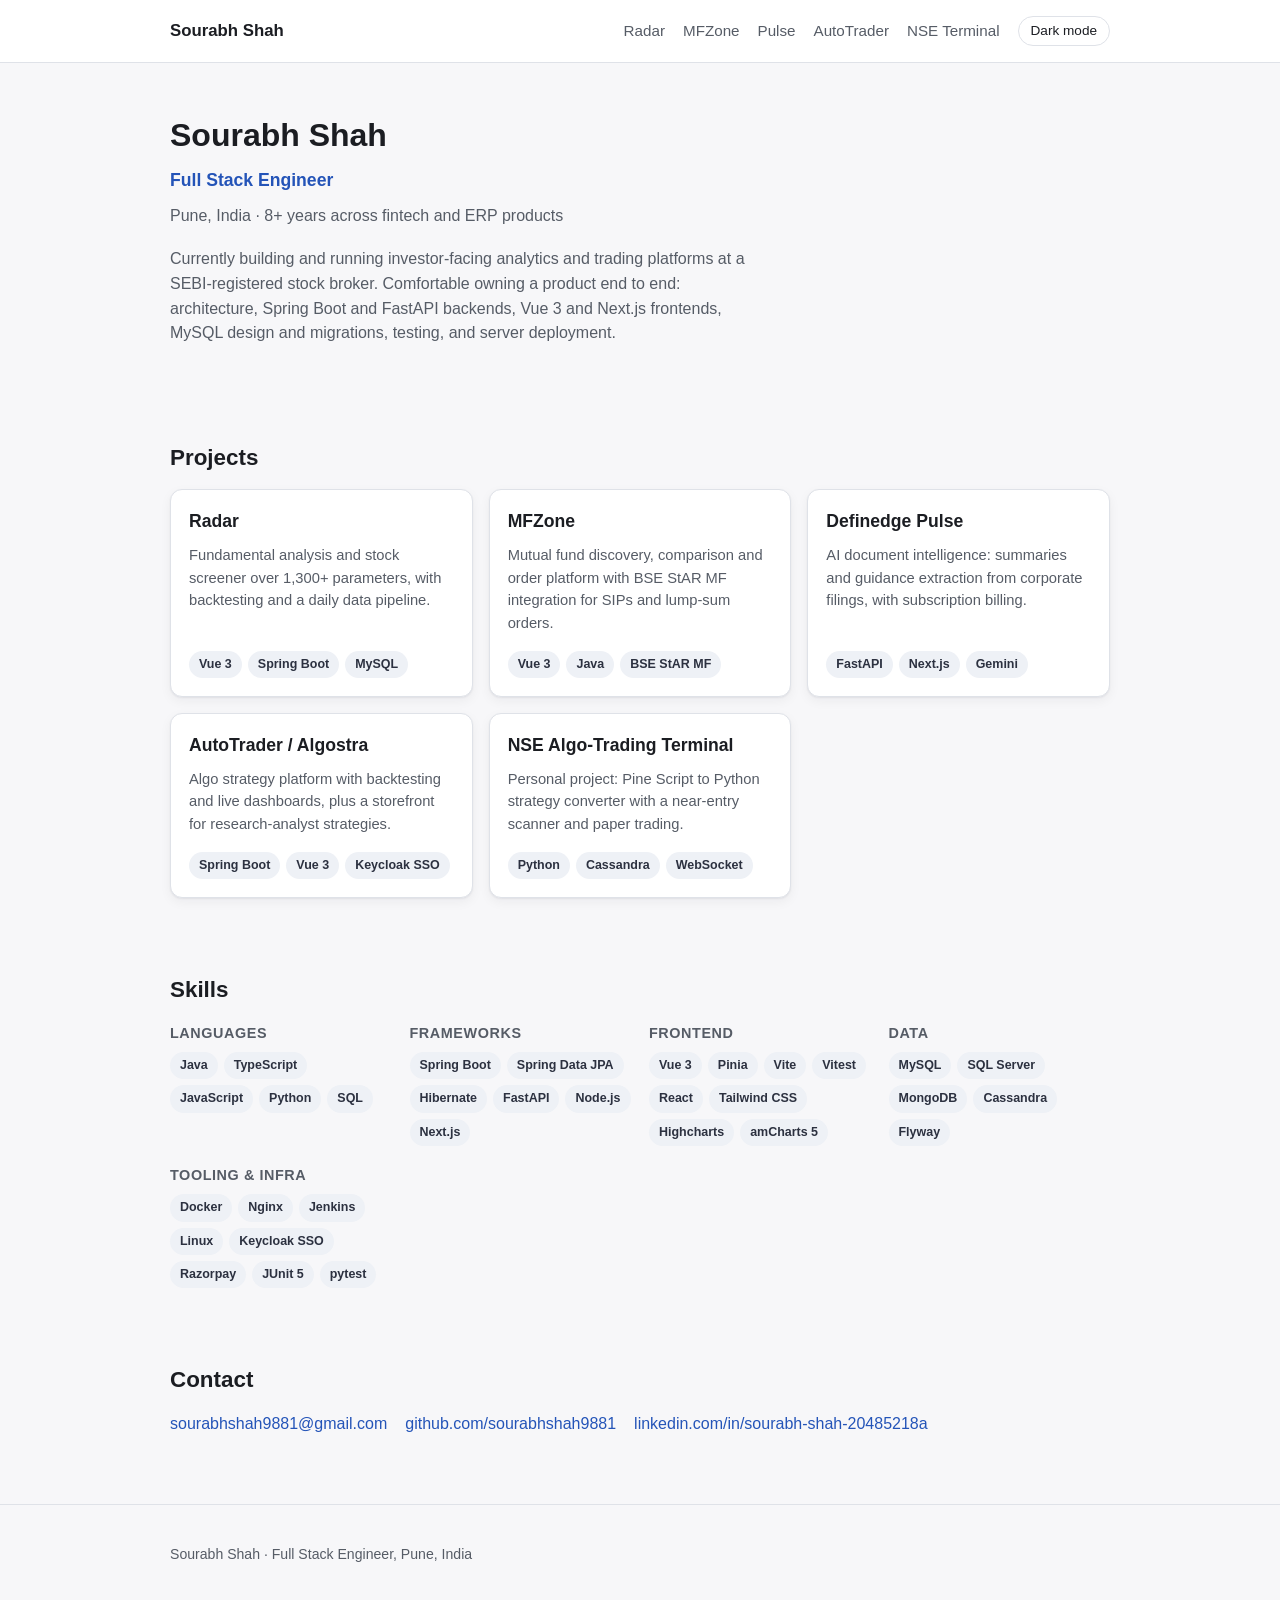
<file: index.html>
<!doctype html>
<html lang="en">
<head>
<meta charset="utf-8">
<meta name="viewport" content="width=device-width, initial-scale=1">
<title>Sourabh Shah - Full Stack Engineer</title>
<meta name="description" content="Portfolio of Sourabh Shah, full stack engineer building fintech analytics and trading platforms.">
<script>try{var t=localStorage.getItem("theme");if(t)document.documentElement.setAttribute("data-theme",t);}catch(e){}</script>
<link rel="stylesheet" href="style.css">
</head>
<body>
<header class="site-header">
  <div class="wrap">
    <a class="brand" href="index.html">Sourabh Shah</a>
    <nav class="site-nav" aria-label="Primary">
      <a href="projects/radar.html">Radar</a>
      <a href="projects/mfzone.html">MFZone</a>
      <a href="projects/pulse.html">Pulse</a>
      <a href="projects/autotrader.html">AutoTrader</a>
      <a href="projects/nse-terminal.html">NSE Terminal</a>
      <button class="theme-toggle" type="button">Dark mode</button>
    </nav>
  </div>
</header>

<main>
  <div class="wrap">
    <section class="hero">
      <h1>Sourabh Shah</h1>
      <p class="role">Full Stack Engineer</p>
      <p class="meta">Pune, India &middot; 8+ years across fintech and ERP products</p>
      <p class="stack-line">Currently building and running investor-facing analytics and trading platforms at a SEBI-registered stock broker. Comfortable owning a product end to end: architecture, Spring Boot and FastAPI backends, Vue 3 and Next.js frontends, MySQL design and migrations, testing, and server deployment.</p>
    </section>

    <section aria-labelledby="projects-heading">
      <h2 id="projects-heading">Projects</h2>
      <div class="project-grid">
        <a class="project-card" href="projects/radar.html">
          <h3>Radar</h3>
          <p>Fundamental analysis and stock screener over 1,300+ parameters, with backtesting and a daily data pipeline.</p>
          <div class="chips">
            <span class="chip">Vue 3</span>
            <span class="chip">Spring Boot</span>
            <span class="chip">MySQL</span>
          </div>
        </a>
        <a class="project-card" href="projects/mfzone.html">
          <h3>MFZone</h3>
          <p>Mutual fund discovery, comparison and order platform with BSE StAR MF integration for SIPs and lump-sum orders.</p>
          <div class="chips">
            <span class="chip">Vue 3</span>
            <span class="chip">Java</span>
            <span class="chip">BSE StAR MF</span>
          </div>
        </a>
        <a class="project-card" href="projects/pulse.html">
          <h3>Definedge Pulse</h3>
          <p>AI document intelligence: summaries and guidance extraction from corporate filings, with subscription billing.</p>
          <div class="chips">
            <span class="chip">FastAPI</span>
            <span class="chip">Next.js</span>
            <span class="chip">Gemini</span>
          </div>
        </a>
        <a class="project-card" href="projects/autotrader.html">
          <h3>AutoTrader / Algostra</h3>
          <p>Algo strategy platform with backtesting and live dashboards, plus a storefront for research-analyst strategies.</p>
          <div class="chips">
            <span class="chip">Spring Boot</span>
            <span class="chip">Vue 3</span>
            <span class="chip">Keycloak SSO</span>
          </div>
        </a>
        <a class="project-card" href="projects/nse-terminal.html">
          <h3>NSE Algo-Trading Terminal</h3>
          <p>Personal project: Pine Script to Python strategy converter with a near-entry scanner and paper trading.</p>
          <div class="chips">
            <span class="chip">Python</span>
            <span class="chip">Cassandra</span>
            <span class="chip">WebSocket</span>
          </div>
        </a>
      </div>
    </section>

    <section aria-labelledby="skills-heading">
      <h2 id="skills-heading">Skills</h2>
      <div class="skills-block">
        <div>
          <h3>Languages</h3>
          <div class="chips">
            <span class="chip">Java</span>
            <span class="chip">TypeScript</span>
            <span class="chip">JavaScript</span>
            <span class="chip">Python</span>
            <span class="chip">SQL</span>
          </div>
        </div>
        <div>
          <h3>Frameworks</h3>
          <div class="chips">
            <span class="chip">Spring Boot</span>
            <span class="chip">Spring Data JPA</span>
            <span class="chip">Hibernate</span>
            <span class="chip">FastAPI</span>
            <span class="chip">Node.js</span>
            <span class="chip">Next.js</span>
          </div>
        </div>
        <div>
          <h3>Frontend</h3>
          <div class="chips">
            <span class="chip">Vue 3</span>
            <span class="chip">Pinia</span>
            <span class="chip">Vite</span>
            <span class="chip">Vitest</span>
            <span class="chip">React</span>
            <span class="chip">Tailwind CSS</span>
            <span class="chip">Highcharts</span>
            <span class="chip">amCharts 5</span>
          </div>
        </div>
        <div>
          <h3>Data</h3>
          <div class="chips">
            <span class="chip">MySQL</span>
            <span class="chip">SQL Server</span>
            <span class="chip">MongoDB</span>
            <span class="chip">Cassandra</span>
            <span class="chip">Flyway</span>
          </div>
        </div>
        <div>
          <h3>Tooling &amp; infra</h3>
          <div class="chips">
            <span class="chip">Docker</span>
            <span class="chip">Nginx</span>
            <span class="chip">Jenkins</span>
            <span class="chip">Linux</span>
            <span class="chip">Keycloak SSO</span>
            <span class="chip">Razorpay</span>
            <span class="chip">JUnit 5</span>
            <span class="chip">pytest</span>
          </div>
        </div>
      </div>
    </section>

    <section aria-labelledby="contact-heading">
      <h2 id="contact-heading">Contact</h2>
      <ul class="contact-list">
        <li><a href="mailto:sourabhshah9881@gmail.com">sourabhshah9881@gmail.com</a></li>
        <li><a href="https://github.com/sourabhshah9881">github.com/sourabhshah9881</a></li>
        <li><a href="https://linkedin.com/in/sourabh-shah-20485218a" rel="noopener">linkedin.com/in/sourabh-shah-20485218a</a></li>
      </ul>
    </section>
  </div>
</main>

<footer class="site-footer">
  <div class="wrap">
    <p>Sourabh Shah &middot; Full Stack Engineer, Pune, India</p>
  </div>
</footer>

<script src="theme.js" defer></script>
</body>
</html>
</file>
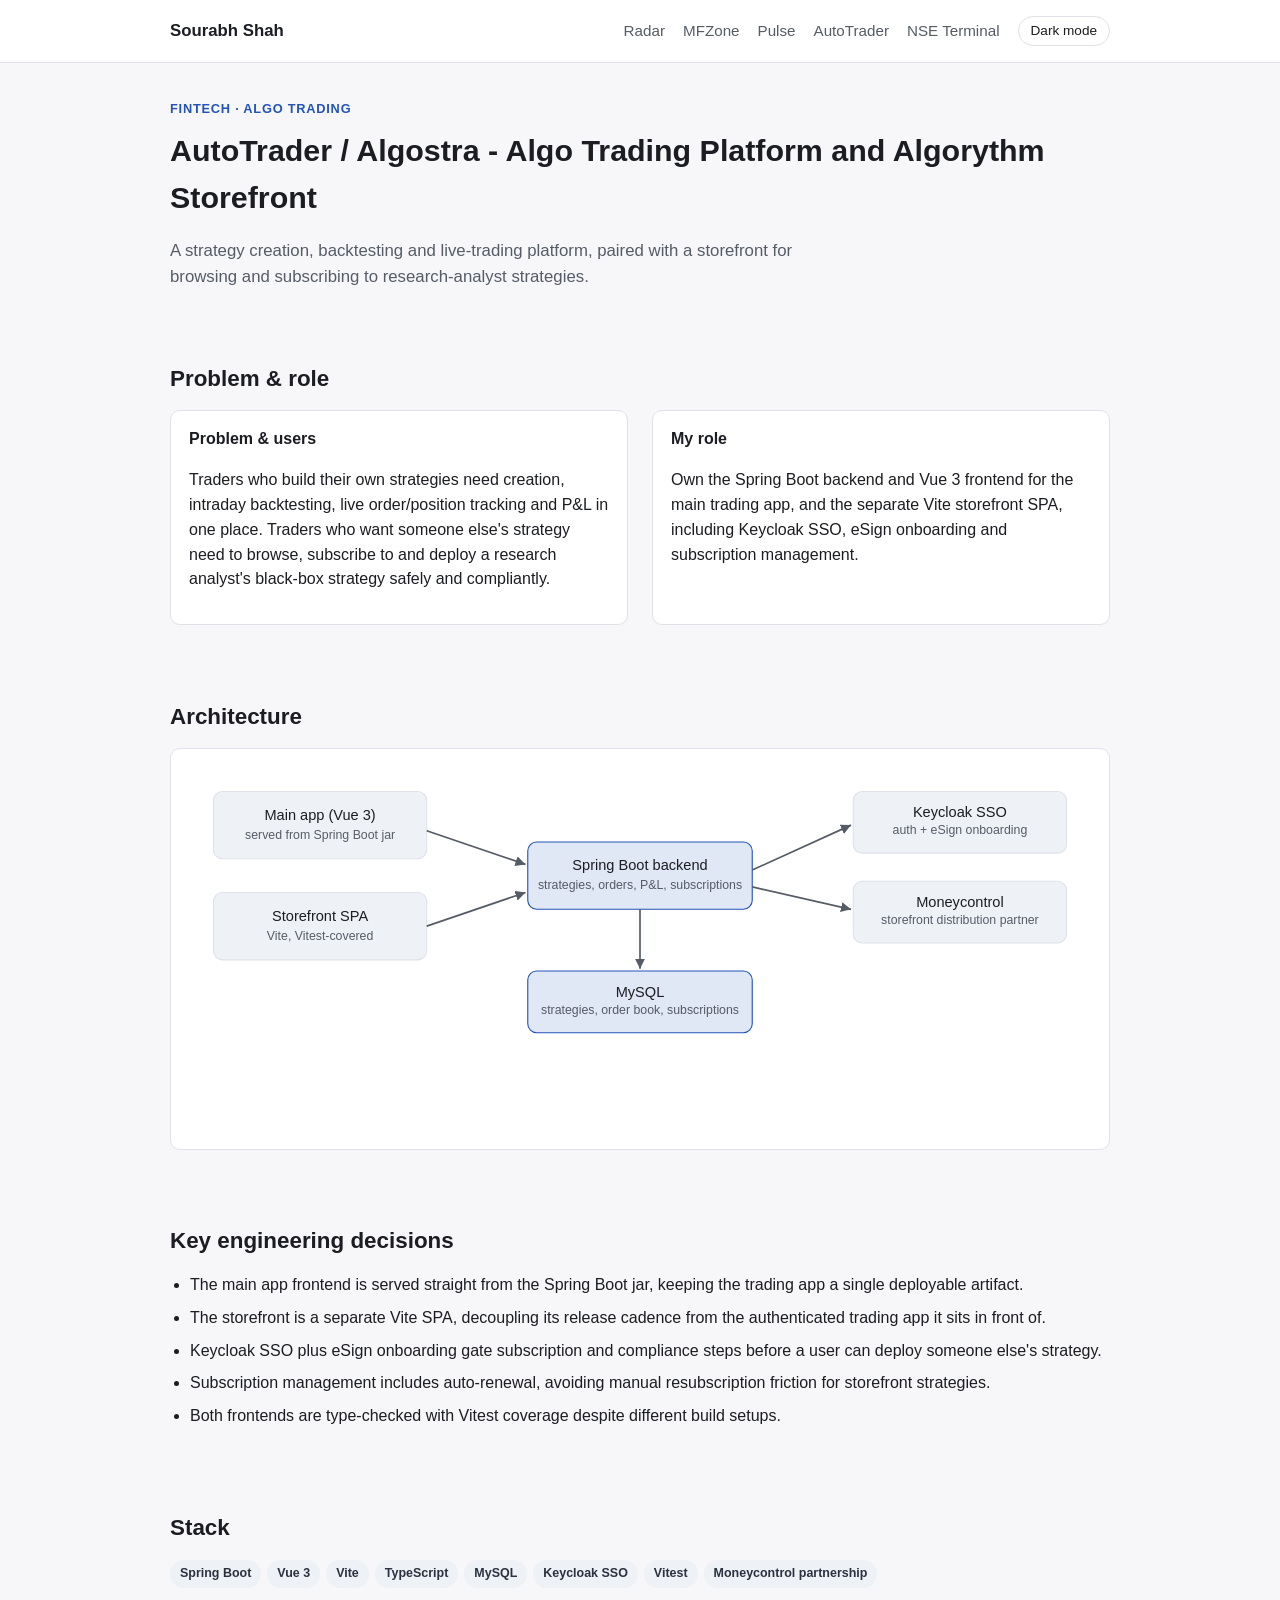
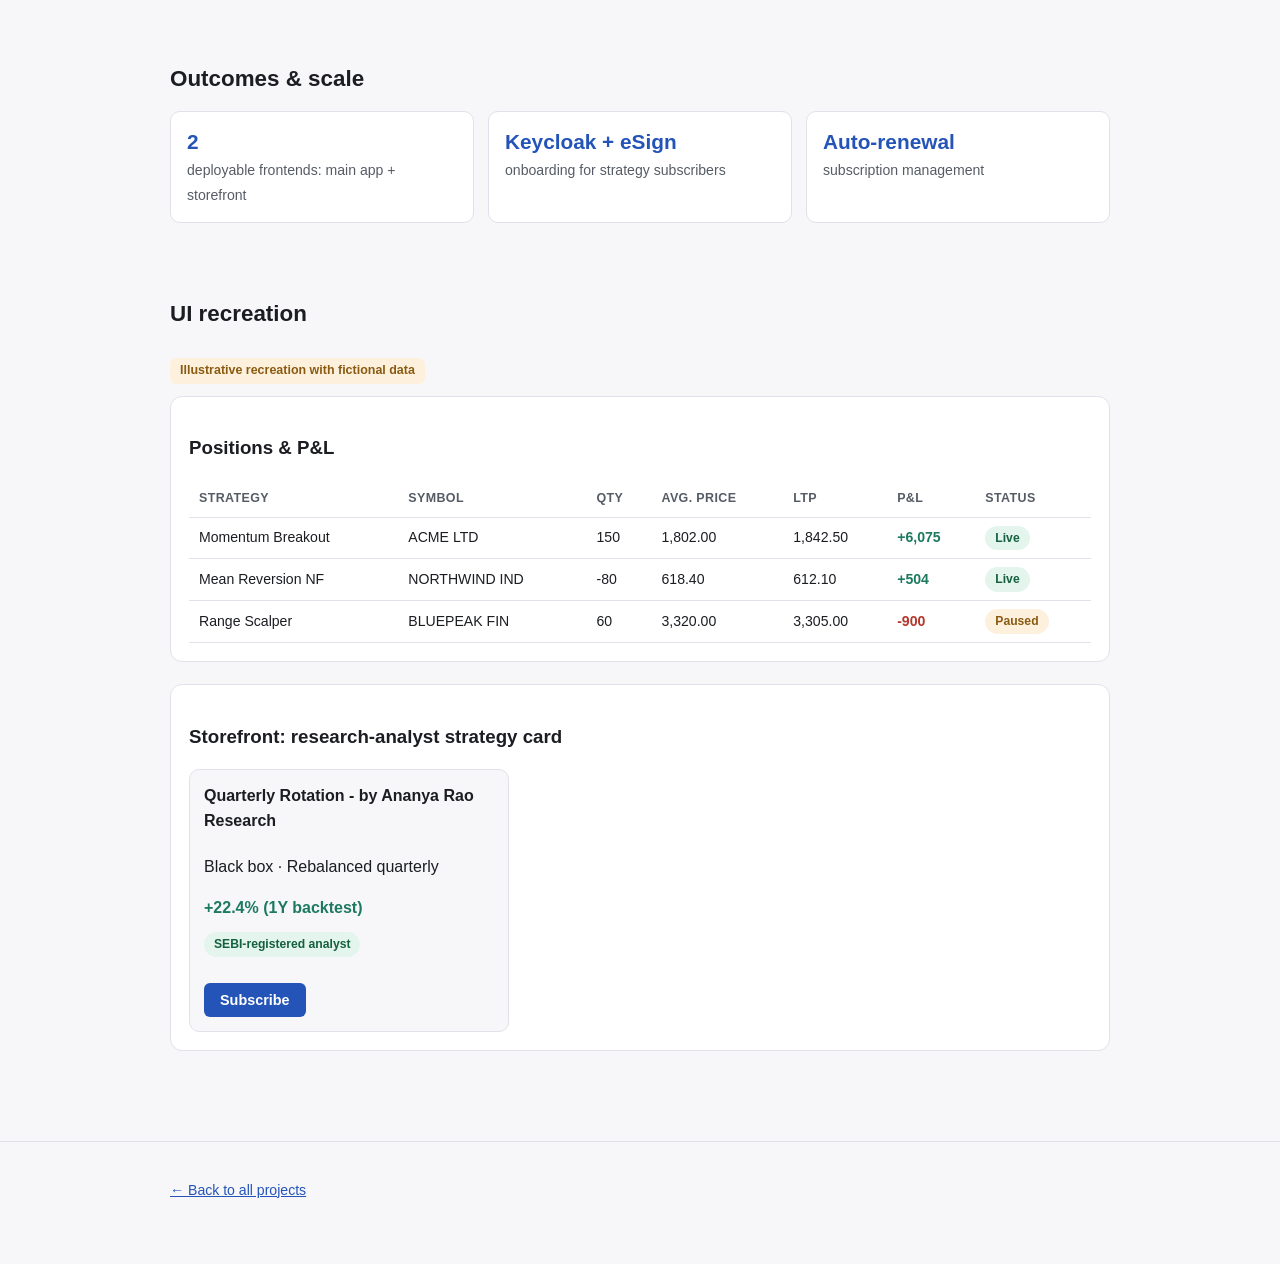
<file: projects/autotrader.html>
<!doctype html>
<html lang="en">
<head>
<meta charset="utf-8">
<meta name="viewport" content="width=device-width, initial-scale=1">
<title>AutoTrader / Algostra - Algo Trading Platform | Sourabh Shah</title>
<meta name="description" content="Case study: AutoTrader / Algostra, an algo trading platform and strategy storefront.">
<script>try{var t=localStorage.getItem("theme");if(t)document.documentElement.setAttribute("data-theme",t);}catch(e){}</script>
<link rel="stylesheet" href="../style.css">
</head>
<body>
<header class="site-header">
  <div class="wrap">
    <a class="brand" href="../index.html">Sourabh Shah</a>
    <nav class="site-nav" aria-label="Primary">
      <a href="radar.html">Radar</a>
      <a href="mfzone.html">MFZone</a>
      <a href="pulse.html">Pulse</a>
      <a href="autotrader.html">AutoTrader</a>
      <a href="nse-terminal.html">NSE Terminal</a>
      <button class="theme-toggle" type="button">Dark mode</button>
    </nav>
  </div>
</header>

<main>
  <div class="wrap">
    <section class="case-header">
      <p class="kicker">Fintech &middot; Algo trading</p>
      <h1>AutoTrader / Algostra - Algo Trading Platform and Algorythm Storefront</h1>
      <p class="summary-line">A strategy creation, backtesting and live-trading platform, paired with a storefront for browsing and subscribing to research-analyst strategies.</p>
    </section>

    <section aria-labelledby="context-heading">
      <h2 id="context-heading">Problem &amp; role</h2>
      <div class="two-col">
        <div class="info-box">
          <h3>Problem &amp; users</h3>
          <p>Traders who build their own strategies need creation, intraday backtesting, live order/position tracking and P&amp;L in one place. Traders who want someone else's strategy need to browse, subscribe to and deploy a research analyst's black-box strategy safely and compliantly.</p>
        </div>
        <div class="info-box">
          <h3>My role</h3>
          <p>Own the Spring Boot backend and Vue 3 frontend for the main trading app, and the separate Vite storefront SPA, including Keycloak SSO, eSign onboarding and subscription management.</p>
        </div>
      </div>
    </section>

    <section aria-labelledby="arch-heading">
      <h2 id="arch-heading">Architecture</h2>
      <div class="diagram-wrap">
        <svg viewBox="0 0 800 320" role="img" aria-label="Architecture diagram: a Vue 3 main app, served from the Spring Boot jar, and a separate Vite storefront single page app both talk to the Spring Boot backend, which reads and writes MySQL. Keycloak SSO handles authentication for the storefront, and the storefront lists strategies distributed in partnership with Moneycontrol.">
          <defs>
            <marker id="arrowhead" markerWidth="8" markerHeight="8" refX="6" refY="3" orient="auto">
              <path d="M0,0 L6,3 L0,6 Z" fill="currentColor" style="color:var(--text-muted)"></path>
            </marker>
          </defs>

          <rect class="diagram-box" x="20" y="20" width="190" height="60" rx="8"></rect>
          <text class="diagram-label" x="115" y="45" text-anchor="middle">Main app (Vue 3)</text>
          <text class="diagram-sublabel" x="115" y="62" text-anchor="middle">served from Spring Boot jar</text>

          <rect class="diagram-box" x="20" y="110" width="190" height="60" rx="8"></rect>
          <text class="diagram-label" x="115" y="135" text-anchor="middle">Storefront SPA</text>
          <text class="diagram-sublabel" x="115" y="152" text-anchor="middle">Vite, Vitest-covered</text>

          <rect class="diagram-box accent" x="300" y="65" width="200" height="60" rx="8"></rect>
          <text class="diagram-label" x="400" y="90" text-anchor="middle">Spring Boot backend</text>
          <text class="diagram-sublabel" x="400" y="107" text-anchor="middle">strategies, orders, P&amp;L, subscriptions</text>

          <rect class="diagram-box accent" x="300" y="180" width="200" height="55" rx="8"></rect>
          <text class="diagram-label" x="400" y="203" text-anchor="middle">MySQL</text>
          <text class="diagram-sublabel" x="400" y="218" text-anchor="middle">strategies, order book, subscriptions</text>

          <rect class="diagram-box" x="590" y="20" width="190" height="55" rx="8"></rect>
          <text class="diagram-label" x="685" y="43" text-anchor="middle">Keycloak SSO</text>
          <text class="diagram-sublabel" x="685" y="58" text-anchor="middle">auth + eSign onboarding</text>

          <rect class="diagram-box" x="590" y="100" width="190" height="55" rx="8"></rect>
          <text class="diagram-label" x="685" y="123" text-anchor="middle">Moneycontrol</text>
          <text class="diagram-sublabel" x="685" y="138" text-anchor="middle">storefront distribution partner</text>

          <path class="diagram-arrow" d="M210,55 L298,85"></path>
          <path class="diagram-arrow" d="M210,140 L298,110"></path>
          <path class="diagram-arrow" d="M400,125 L400,178"></path>
          <path class="diagram-arrow" d="M500,90 L588,50"></path>
          <path class="diagram-arrow" d="M500,105 L588,125"></path>
        </svg>
      </div>
    </section>

    <section aria-labelledby="decisions-heading">
      <h2 id="decisions-heading">Key engineering decisions</h2>
      <ul class="bullet-list">
        <li>The main app frontend is served straight from the Spring Boot jar, keeping the trading app a single deployable artifact.</li>
        <li>The storefront is a separate Vite SPA, decoupling its release cadence from the authenticated trading app it sits in front of.</li>
        <li>Keycloak SSO plus eSign onboarding gate subscription and compliance steps before a user can deploy someone else's strategy.</li>
        <li>Subscription management includes auto-renewal, avoiding manual resubscription friction for storefront strategies.</li>
        <li>Both frontends are type-checked with Vitest coverage despite different build setups.</li>
      </ul>
    </section>

    <section aria-labelledby="stack-heading">
      <h2 id="stack-heading">Stack</h2>
      <div class="chips">
        <span class="chip">Spring Boot</span>
        <span class="chip">Vue 3</span>
        <span class="chip">Vite</span>
        <span class="chip">TypeScript</span>
        <span class="chip">MySQL</span>
        <span class="chip">Keycloak SSO</span>
        <span class="chip">Vitest</span>
        <span class="chip">Moneycontrol partnership</span>
      </div>
    </section>

    <section aria-labelledby="outcomes-heading">
      <h2 id="outcomes-heading">Outcomes &amp; scale</h2>
      <div class="outcomes-grid">
        <div class="outcome-card">
          <span class="stat">2</span>
          <span class="stat-label">deployable frontends: main app + storefront</span>
        </div>
        <div class="outcome-card">
          <span class="stat">Keycloak + eSign</span>
          <span class="stat-label">onboarding for strategy subscribers</span>
        </div>
        <div class="outcome-card">
          <span class="stat">Auto-renewal</span>
          <span class="stat-label">subscription management</span>
        </div>
      </div>
    </section>

    <section aria-labelledby="ui-heading">
      <h2 id="ui-heading">UI recreation</h2>
      <p class="mockup-label">Illustrative recreation with fictional data</p>

      <div class="mockup">
        <h3>Positions &amp; P&amp;L</h3>
        <table class="mock-table">
          <thead>
            <tr><th>Strategy</th><th>Symbol</th><th>Qty</th><th>Avg. price</th><th>LTP</th><th>P&amp;L</th><th>Status</th></tr>
          </thead>
          <tbody>
            <tr><td>Momentum Breakout</td><td>ACME LTD</td><td>150</td><td>1,802.00</td><td>1,842.50</td><td class="num-up">+6,075</td><td><span class="badge badge-good">Live</span></td></tr>
            <tr><td>Mean Reversion NF</td><td>NORTHWIND IND</td><td>-80</td><td>618.40</td><td>612.10</td><td class="num-up">+504</td><td><span class="badge badge-good">Live</span></td></tr>
            <tr><td>Range Scalper</td><td>BLUEPEAK FIN</td><td>60</td><td>3,320.00</td><td>3,305.00</td><td class="num-down">-900</td><td><span class="badge badge-warn">Paused</span></td></tr>
          </tbody>
        </table>
      </div>

      <div class="mockup">
        <h3>Storefront: research-analyst strategy card</h3>
        <div class="fund-card" style="max-width:320px">
          <h4>Quarterly Rotation - by Ananya Rao Research</h4>
          <p>Black box &middot; Rebalanced quarterly</p>
          <span class="ret">+22.4% (1Y backtest)</span>
          <p style="margin-top:10px"><span class="badge badge-good">SEBI-registered analyst</span></p>
          <button class="mock-btn" type="button" style="margin-top:10px">Subscribe</button>
        </div>
      </div>
    </section>
  </div>
</main>

<footer class="site-footer">
  <div class="wrap">
    <p><a href="../index.html">&larr; Back to all projects</a></p>
  </div>
</footer>

<script src="../theme.js" defer></script>
</body>
</html>
</file>
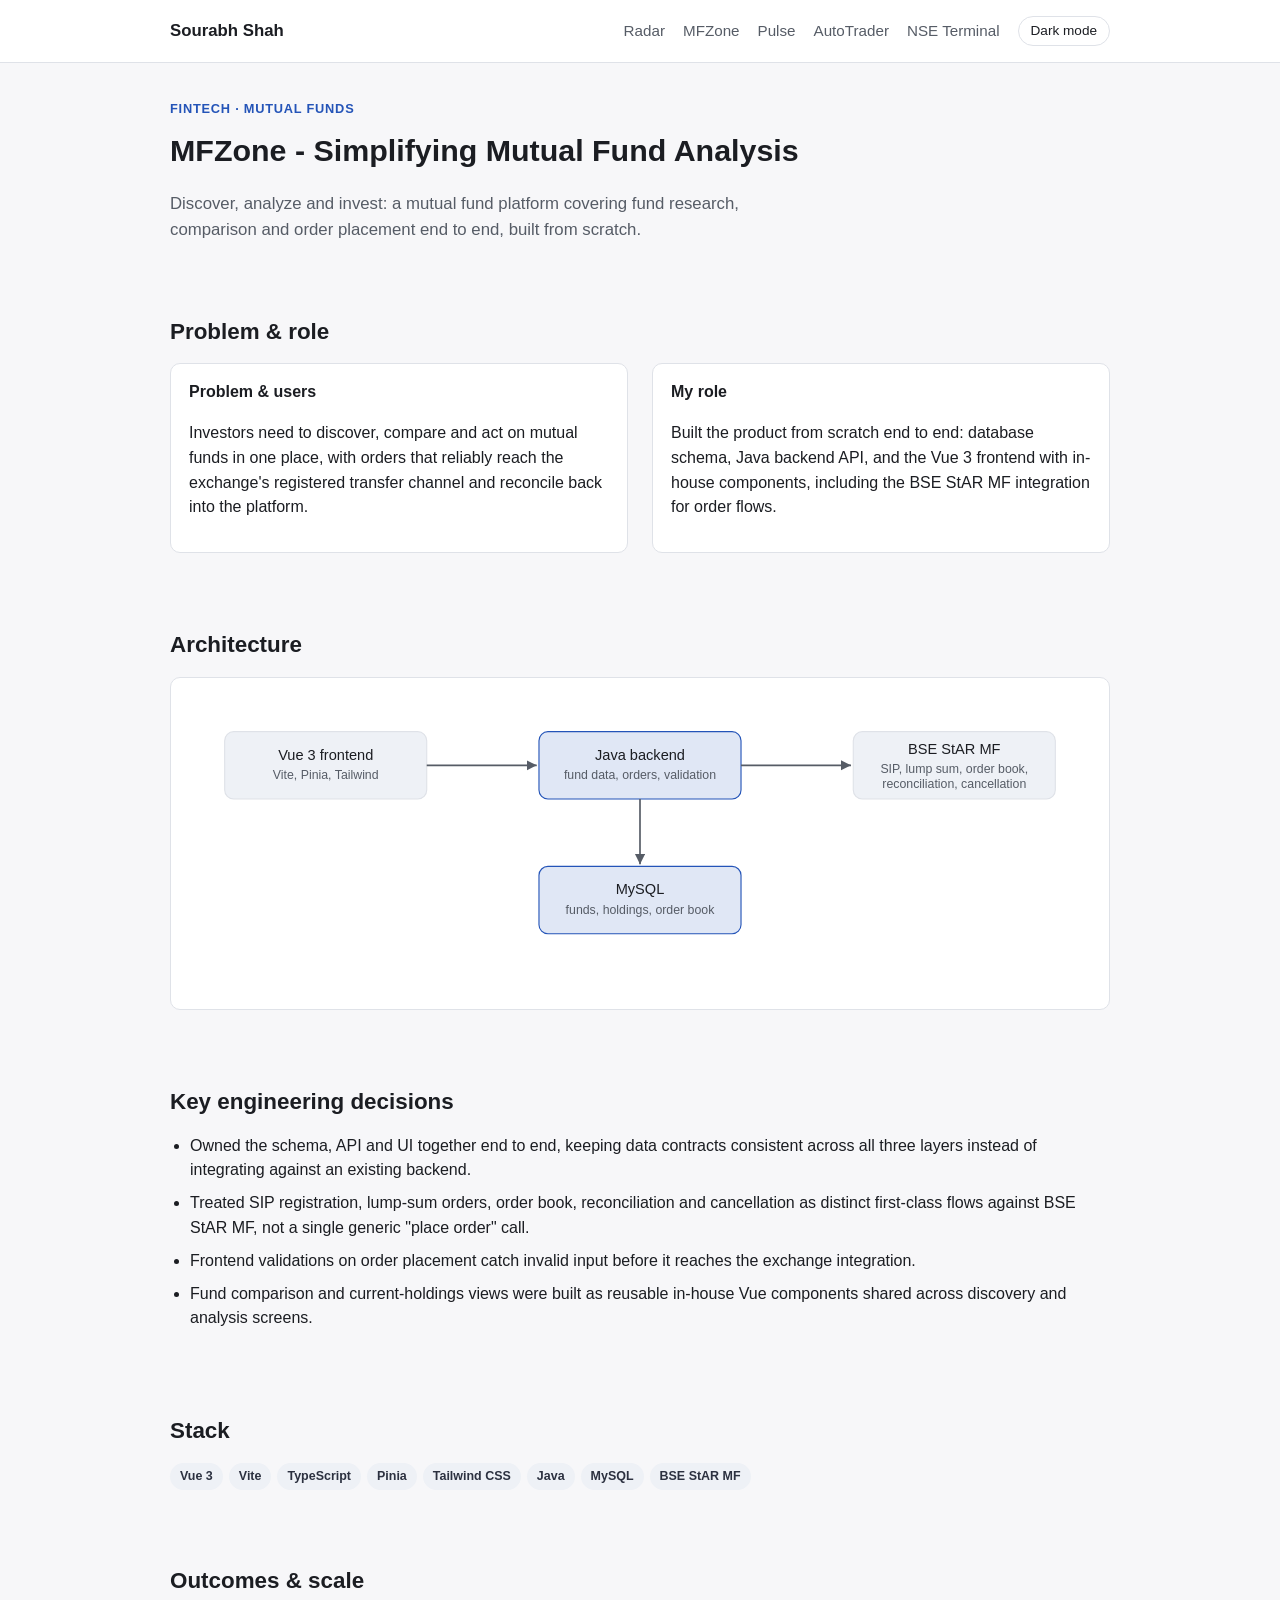
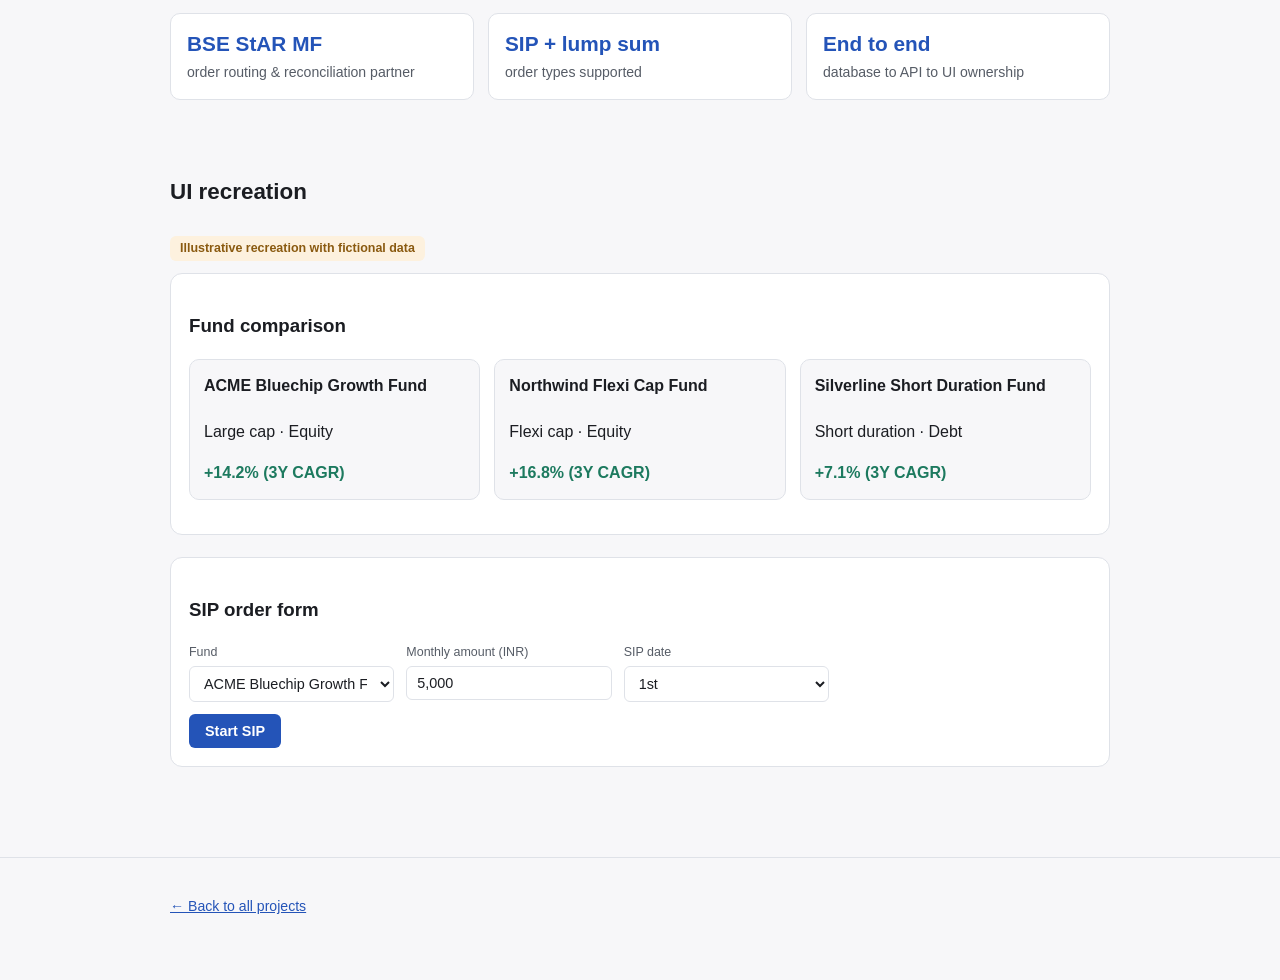
<file: projects/mfzone.html>
<!doctype html>
<html lang="en">
<head>
<meta charset="utf-8">
<meta name="viewport" content="width=device-width, initial-scale=1">
<title>MFZone - Mutual Fund Platform | Sourabh Shah</title>
<meta name="description" content="Case study: MFZone, a mutual fund discovery, analysis and order platform.">
<script>try{var t=localStorage.getItem("theme");if(t)document.documentElement.setAttribute("data-theme",t);}catch(e){}</script>
<link rel="stylesheet" href="../style.css">
</head>
<body>
<header class="site-header">
  <div class="wrap">
    <a class="brand" href="../index.html">Sourabh Shah</a>
    <nav class="site-nav" aria-label="Primary">
      <a href="radar.html">Radar</a>
      <a href="mfzone.html">MFZone</a>
      <a href="pulse.html">Pulse</a>
      <a href="autotrader.html">AutoTrader</a>
      <a href="nse-terminal.html">NSE Terminal</a>
      <button class="theme-toggle" type="button">Dark mode</button>
    </nav>
  </div>
</header>

<main>
  <div class="wrap">
    <section class="case-header">
      <p class="kicker">Fintech &middot; Mutual funds</p>
      <h1>MFZone - Simplifying Mutual Fund Analysis</h1>
      <p class="summary-line">Discover, analyze and invest: a mutual fund platform covering fund research, comparison and order placement end to end, built from scratch.</p>
    </section>

    <section aria-labelledby="context-heading">
      <h2 id="context-heading">Problem &amp; role</h2>
      <div class="two-col">
        <div class="info-box">
          <h3>Problem &amp; users</h3>
          <p>Investors need to discover, compare and act on mutual funds in one place, with orders that reliably reach the exchange's registered transfer channel and reconcile back into the platform.</p>
        </div>
        <div class="info-box">
          <h3>My role</h3>
          <p>Built the product from scratch end to end: database schema, Java backend API, and the Vue 3 frontend with in-house components, including the BSE StAR MF integration for order flows.</p>
        </div>
      </div>
    </section>

    <section aria-labelledby="arch-heading">
      <h2 id="arch-heading">Architecture</h2>
      <div class="diagram-wrap">
        <svg viewBox="0 0 800 260" role="img" aria-label="Architecture diagram: a Vue 3 frontend calls a Java backend, which reads and writes MySQL and integrates with the external BSE StAR MF platform for SIP registration, order placement, order book and reconciliation.">
          <defs>
            <marker id="arrowhead" markerWidth="8" markerHeight="8" refX="6" refY="3" orient="auto">
              <path d="M0,0 L6,3 L0,6 Z" fill="currentColor" style="color:var(--text-muted)"></path>
            </marker>
          </defs>

          <rect class="diagram-box" x="30" y="30" width="180" height="60" rx="8"></rect>
          <text class="diagram-label" x="120" y="55" text-anchor="middle">Vue 3 frontend</text>
          <text class="diagram-sublabel" x="120" y="72" text-anchor="middle">Vite, Pinia, Tailwind</text>

          <rect class="diagram-box accent" x="310" y="30" width="180" height="60" rx="8"></rect>
          <text class="diagram-label" x="400" y="55" text-anchor="middle">Java backend</text>
          <text class="diagram-sublabel" x="400" y="72" text-anchor="middle">fund data, orders, validation</text>

          <rect class="diagram-box accent" x="310" y="150" width="180" height="60" rx="8"></rect>
          <text class="diagram-label" x="400" y="175" text-anchor="middle">MySQL</text>
          <text class="diagram-sublabel" x="400" y="192" text-anchor="middle">funds, holdings, order book</text>

          <rect class="diagram-box" x="590" y="30" width="180" height="60" rx="8"></rect>
          <text class="diagram-label" x="680" y="50" text-anchor="middle">BSE StAR MF</text>
          <text class="diagram-sublabel" x="680" y="67" text-anchor="middle">SIP, lump sum, order book,</text>
          <text class="diagram-sublabel" x="680" y="80" text-anchor="middle">reconciliation, cancellation</text>

          <path class="diagram-arrow" d="M210,60 L308,60"></path>
          <path class="diagram-arrow" d="M400,90 L400,148"></path>
          <path class="diagram-arrow" d="M490,60 L588,60"></path>
        </svg>
      </div>
    </section>

    <section aria-labelledby="decisions-heading">
      <h2 id="decisions-heading">Key engineering decisions</h2>
      <ul class="bullet-list">
        <li>Owned the schema, API and UI together end to end, keeping data contracts consistent across all three layers instead of integrating against an existing backend.</li>
        <li>Treated SIP registration, lump-sum orders, order book, reconciliation and cancellation as distinct first-class flows against BSE StAR MF, not a single generic "place order" call.</li>
        <li>Frontend validations on order placement catch invalid input before it reaches the exchange integration.</li>
        <li>Fund comparison and current-holdings views were built as reusable in-house Vue components shared across discovery and analysis screens.</li>
      </ul>
    </section>

    <section aria-labelledby="stack-heading">
      <h2 id="stack-heading">Stack</h2>
      <div class="chips">
        <span class="chip">Vue 3</span>
        <span class="chip">Vite</span>
        <span class="chip">TypeScript</span>
        <span class="chip">Pinia</span>
        <span class="chip">Tailwind CSS</span>
        <span class="chip">Java</span>
        <span class="chip">MySQL</span>
        <span class="chip">BSE StAR MF</span>
      </div>
    </section>

    <section aria-labelledby="outcomes-heading">
      <h2 id="outcomes-heading">Outcomes &amp; scale</h2>
      <div class="outcomes-grid">
        <div class="outcome-card">
          <span class="stat">BSE StAR MF</span>
          <span class="stat-label">order routing &amp; reconciliation partner</span>
        </div>
        <div class="outcome-card">
          <span class="stat">SIP + lump sum</span>
          <span class="stat-label">order types supported</span>
        </div>
        <div class="outcome-card">
          <span class="stat">End to end</span>
          <span class="stat-label">database to API to UI ownership</span>
        </div>
      </div>
    </section>

    <section aria-labelledby="ui-heading">
      <h2 id="ui-heading">UI recreation</h2>
      <p class="mockup-label">Illustrative recreation with fictional data</p>

      <div class="mockup">
        <h3>Fund comparison</h3>
        <div class="fund-cards">
          <div class="fund-card">
            <h4>ACME Bluechip Growth Fund</h4>
            <p>Large cap &middot; Equity</p>
            <span class="ret">+14.2% (3Y CAGR)</span>
          </div>
          <div class="fund-card">
            <h4>Northwind Flexi Cap Fund</h4>
            <p>Flexi cap &middot; Equity</p>
            <span class="ret">+16.8% (3Y CAGR)</span>
          </div>
          <div class="fund-card">
            <h4>Silverline Short Duration Fund</h4>
            <p>Short duration &middot; Debt</p>
            <span class="ret">+7.1% (3Y CAGR)</span>
          </div>
        </div>
      </div>

      <div class="mockup">
        <h3>SIP order form</h3>
        <form class="mock-form" onsubmit="return false">
          <div>
            <label for="mf-fund">Fund</label>
            <select id="mf-fund">
              <option>ACME Bluechip Growth Fund</option>
              <option>Northwind Flexi Cap Fund</option>
            </select>
          </div>
          <div>
            <label for="mf-amount">Monthly amount (INR)</label>
            <input id="mf-amount" type="text" value="5,000">
          </div>
          <div>
            <label for="mf-date">SIP date</label>
            <select id="mf-date">
              <option>1st</option>
              <option>10th</option>
              <option>20th</option>
            </select>
          </div>
          <div style="align-self:end">
            <button class="mock-btn" type="button">Start SIP</button>
          </div>
        </form>
      </div>
    </section>
  </div>
</main>

<footer class="site-footer">
  <div class="wrap">
    <p><a href="../index.html">&larr; Back to all projects</a></p>
  </div>
</footer>

<script src="../theme.js" defer></script>
</body>
</html>
</file>
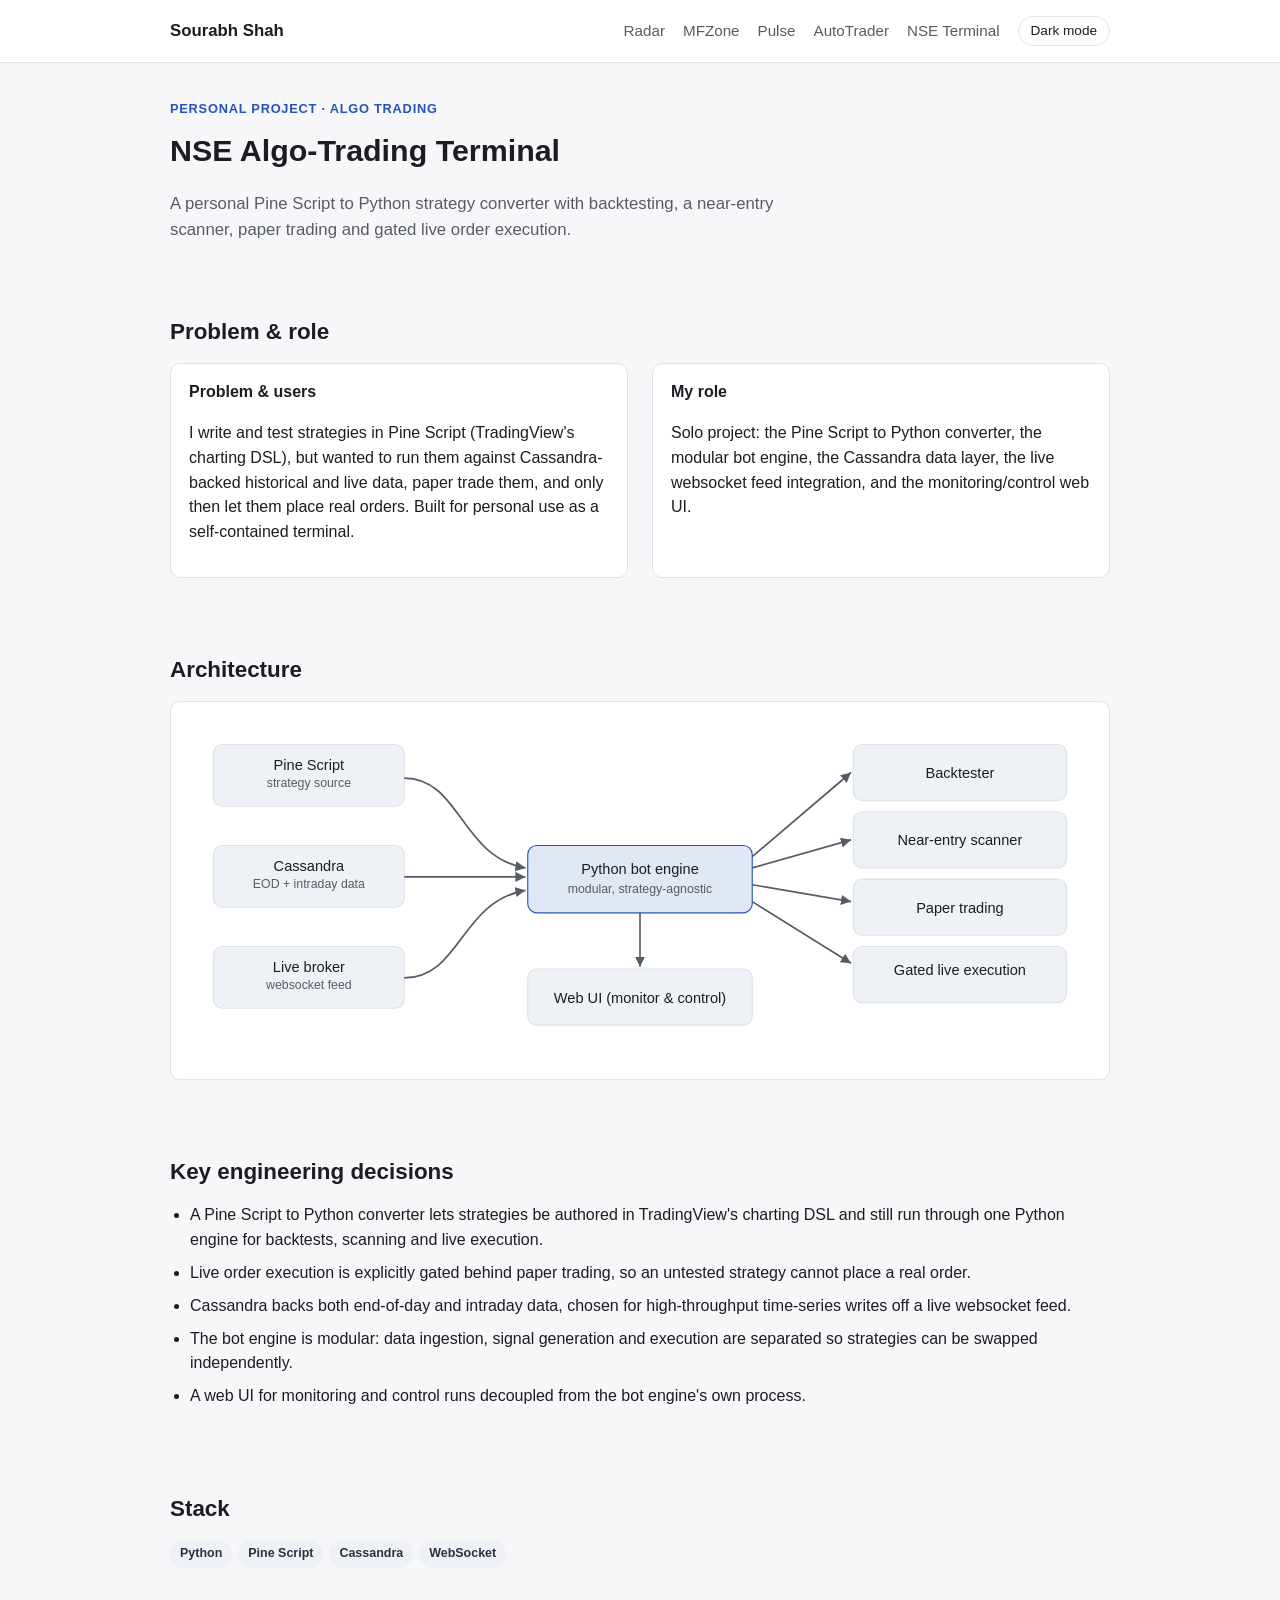
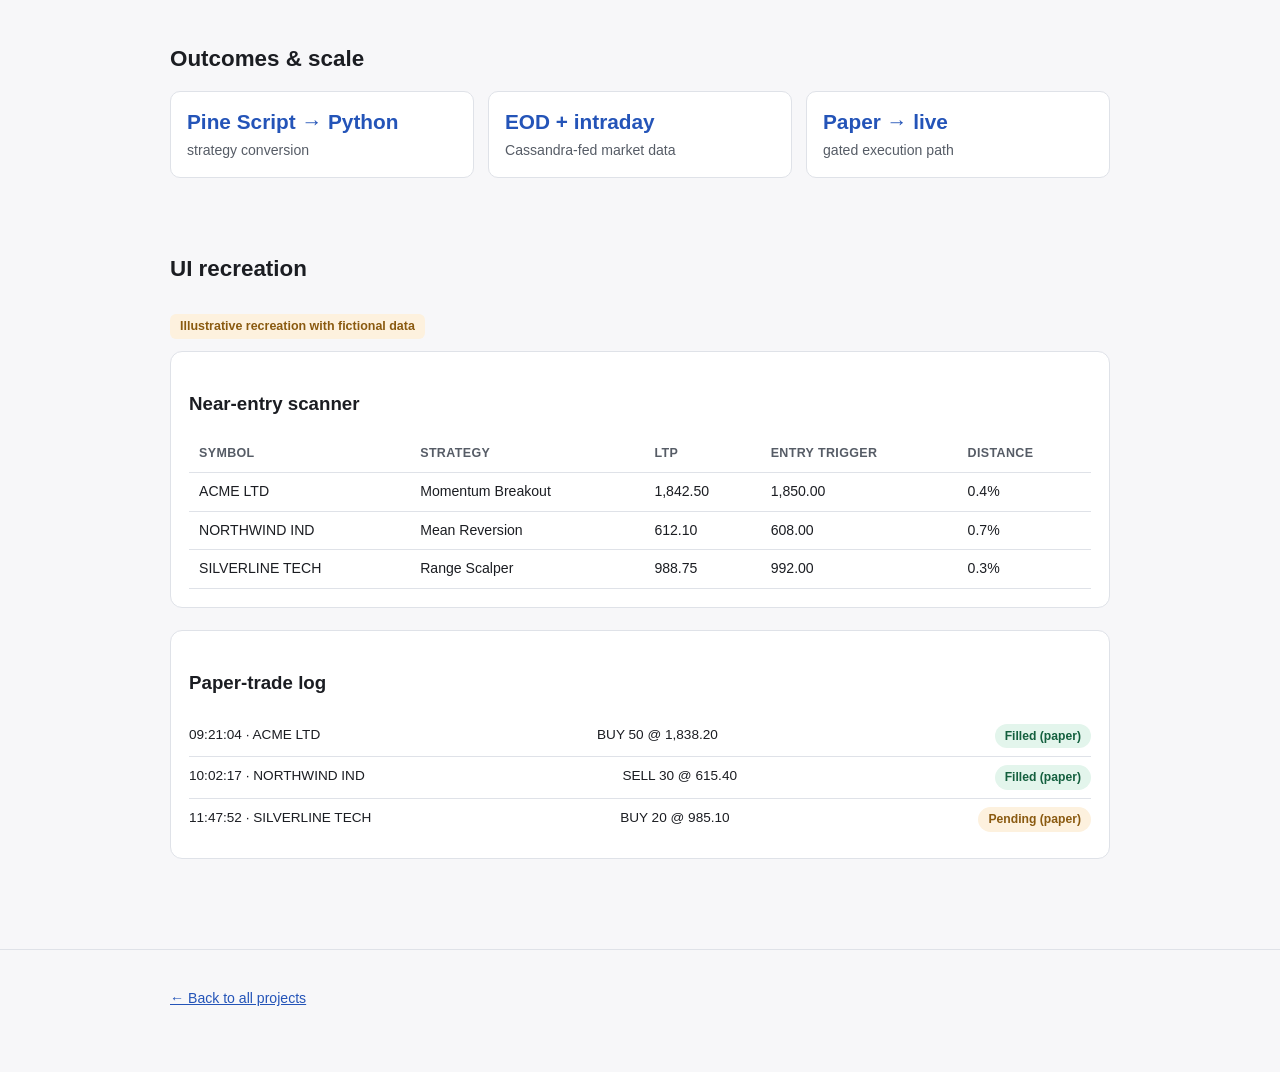
<file: projects/nse-terminal.html>
<!doctype html>
<html lang="en">
<head>
<meta charset="utf-8">
<meta name="viewport" content="width=device-width, initial-scale=1">
<title>NSE Algo-Trading Terminal | Sourabh Shah</title>
<meta name="description" content="Case study: NSE Algo-Trading Terminal, a personal Pine Script to Python trading system.">
<script>try{var t=localStorage.getItem("theme");if(t)document.documentElement.setAttribute("data-theme",t);}catch(e){}</script>
<link rel="stylesheet" href="../style.css">
</head>
<body>
<header class="site-header">
  <div class="wrap">
    <a class="brand" href="../index.html">Sourabh Shah</a>
    <nav class="site-nav" aria-label="Primary">
      <a href="radar.html">Radar</a>
      <a href="mfzone.html">MFZone</a>
      <a href="pulse.html">Pulse</a>
      <a href="autotrader.html">AutoTrader</a>
      <a href="nse-terminal.html">NSE Terminal</a>
      <button class="theme-toggle" type="button">Dark mode</button>
    </nav>
  </div>
</header>

<main>
  <div class="wrap">
    <section class="case-header">
      <p class="kicker">Personal project &middot; Algo trading</p>
      <h1>NSE Algo-Trading Terminal</h1>
      <p class="summary-line">A personal Pine Script to Python strategy converter with backtesting, a near-entry scanner, paper trading and gated live order execution.</p>
    </section>

    <section aria-labelledby="context-heading">
      <h2 id="context-heading">Problem &amp; role</h2>
      <div class="two-col">
        <div class="info-box">
          <h3>Problem &amp; users</h3>
          <p>I write and test strategies in Pine Script (TradingView's charting DSL), but wanted to run them against Cassandra-backed historical and live data, paper trade them, and only then let them place real orders. Built for personal use as a self-contained terminal.</p>
        </div>
        <div class="info-box">
          <h3>My role</h3>
          <p>Solo project: the Pine Script to Python converter, the modular bot engine, the Cassandra data layer, the live websocket feed integration, and the monitoring/control web UI.</p>
        </div>
      </div>
    </section>

    <section aria-labelledby="arch-heading">
      <h2 id="arch-heading">Architecture</h2>
      <div class="diagram-wrap">
        <svg viewBox="0 0 800 300" role="img" aria-label="Architecture diagram: Pine Script strategies pass through a converter into a modular Python bot engine. Cassandra supplies end-of-day and intraday data, and a live broker websocket feed supplies real-time ticks. The bot engine drives backtesting, a near-entry scanner, paper trading and gated live order execution, all monitored through a web UI.">
          <defs>
            <marker id="arrowhead" markerWidth="8" markerHeight="8" refX="6" refY="3" orient="auto">
              <path d="M0,0 L6,3 L0,6 Z" fill="currentColor" style="color:var(--text-muted)"></path>
            </marker>
          </defs>

          <rect class="diagram-box" x="20" y="20" width="170" height="55" rx="8"></rect>
          <text class="diagram-label" x="105" y="43" text-anchor="middle">Pine Script</text>
          <text class="diagram-sublabel" x="105" y="58" text-anchor="middle">strategy source</text>

          <rect class="diagram-box" x="20" y="110" width="170" height="55" rx="8"></rect>
          <text class="diagram-label" x="105" y="133" text-anchor="middle">Cassandra</text>
          <text class="diagram-sublabel" x="105" y="148" text-anchor="middle">EOD + intraday data</text>

          <rect class="diagram-box" x="20" y="200" width="170" height="55" rx="8"></rect>
          <text class="diagram-label" x="105" y="223" text-anchor="middle">Live broker</text>
          <text class="diagram-sublabel" x="105" y="238" text-anchor="middle">websocket feed</text>

          <rect class="diagram-box accent" x="300" y="110" width="200" height="60" rx="8"></rect>
          <text class="diagram-label" x="400" y="135" text-anchor="middle">Python bot engine</text>
          <text class="diagram-sublabel" x="400" y="152" text-anchor="middle">modular, strategy-agnostic</text>

          <rect class="diagram-box" x="590" y="20" width="190" height="50" rx="8"></rect>
          <text class="diagram-label" x="685" y="50" text-anchor="middle">Backtester</text>

          <rect class="diagram-box" x="590" y="80" width="190" height="50" rx="8"></rect>
          <text class="diagram-label" x="685" y="110" text-anchor="middle">Near-entry scanner</text>

          <rect class="diagram-box" x="590" y="140" width="190" height="50" rx="8"></rect>
          <text class="diagram-label" x="685" y="170" text-anchor="middle">Paper trading</text>

          <rect class="diagram-box" x="590" y="200" width="190" height="50" rx="8"></rect>
          <text class="diagram-label" x="685" y="225" text-anchor="middle">Gated live execution</text>

          <rect class="diagram-box" x="300" y="220" width="200" height="50" rx="8"></rect>
          <text class="diagram-label" x="400" y="250" text-anchor="middle">Web UI (monitor &amp; control)</text>

          <path class="diagram-arrow" d="M190,50 C240,50 240,120 298,130"></path>
          <path class="diagram-arrow" d="M190,138 L298,138"></path>
          <path class="diagram-arrow" d="M190,228 C240,228 240,160 298,150"></path>
          <path class="diagram-arrow" d="M500,120 L588,45"></path>
          <path class="diagram-arrow" d="M500,130 L588,105"></path>
          <path class="diagram-arrow" d="M500,145 L588,160"></path>
          <path class="diagram-arrow" d="M500,160 L588,215"></path>
          <path class="diagram-arrow" d="M400,170 L400,218"></path>
        </svg>
      </div>
    </section>

    <section aria-labelledby="decisions-heading">
      <h2 id="decisions-heading">Key engineering decisions</h2>
      <ul class="bullet-list">
        <li>A Pine Script to Python converter lets strategies be authored in TradingView's charting DSL and still run through one Python engine for backtests, scanning and live execution.</li>
        <li>Live order execution is explicitly gated behind paper trading, so an untested strategy cannot place a real order.</li>
        <li>Cassandra backs both end-of-day and intraday data, chosen for high-throughput time-series writes off a live websocket feed.</li>
        <li>The bot engine is modular: data ingestion, signal generation and execution are separated so strategies can be swapped independently.</li>
        <li>A web UI for monitoring and control runs decoupled from the bot engine's own process.</li>
      </ul>
    </section>

    <section aria-labelledby="stack-heading">
      <h2 id="stack-heading">Stack</h2>
      <div class="chips">
        <span class="chip">Python</span>
        <span class="chip">Pine Script</span>
        <span class="chip">Cassandra</span>
        <span class="chip">WebSocket</span>
      </div>
    </section>

    <section aria-labelledby="outcomes-heading">
      <h2 id="outcomes-heading">Outcomes &amp; scale</h2>
      <div class="outcomes-grid">
        <div class="outcome-card">
          <span class="stat">Pine Script &rarr; Python</span>
          <span class="stat-label">strategy conversion</span>
        </div>
        <div class="outcome-card">
          <span class="stat">EOD + intraday</span>
          <span class="stat-label">Cassandra-fed market data</span>
        </div>
        <div class="outcome-card">
          <span class="stat">Paper &rarr; live</span>
          <span class="stat-label">gated execution path</span>
        </div>
      </div>
    </section>

    <section aria-labelledby="ui-heading">
      <h2 id="ui-heading">UI recreation</h2>
      <p class="mockup-label">Illustrative recreation with fictional data</p>

      <div class="mockup">
        <h3>Near-entry scanner</h3>
        <table class="mock-table">
          <thead>
            <tr><th>Symbol</th><th>Strategy</th><th>LTP</th><th>Entry trigger</th><th>Distance</th></tr>
          </thead>
          <tbody>
            <tr><td>ACME LTD</td><td>Momentum Breakout</td><td>1,842.50</td><td>1,850.00</td><td>0.4%</td></tr>
            <tr><td>NORTHWIND IND</td><td>Mean Reversion</td><td>612.10</td><td>608.00</td><td>0.7%</td></tr>
            <tr><td>SILVERLINE TECH</td><td>Range Scalper</td><td>988.75</td><td>992.00</td><td>0.3%</td></tr>
          </tbody>
        </table>
      </div>

      <div class="mockup">
        <h3>Paper-trade log</h3>
        <div class="log-row"><span>09:21:04 &middot; ACME LTD</span><span>BUY 50 @ 1,838.20</span><span class="badge badge-good">Filled (paper)</span></div>
        <div class="log-row"><span>10:02:17 &middot; NORTHWIND IND</span><span>SELL 30 @ 615.40</span><span class="badge badge-good">Filled (paper)</span></div>
        <div class="log-row"><span>11:47:52 &middot; SILVERLINE TECH</span><span>BUY 20 @ 985.10</span><span class="badge badge-warn">Pending (paper)</span></div>
      </div>
    </section>
  </div>
</main>

<footer class="site-footer">
  <div class="wrap">
    <p><a href="../index.html">&larr; Back to all projects</a></p>
  </div>
</footer>

<script src="../theme.js" defer></script>
</body>
</html>
</file>
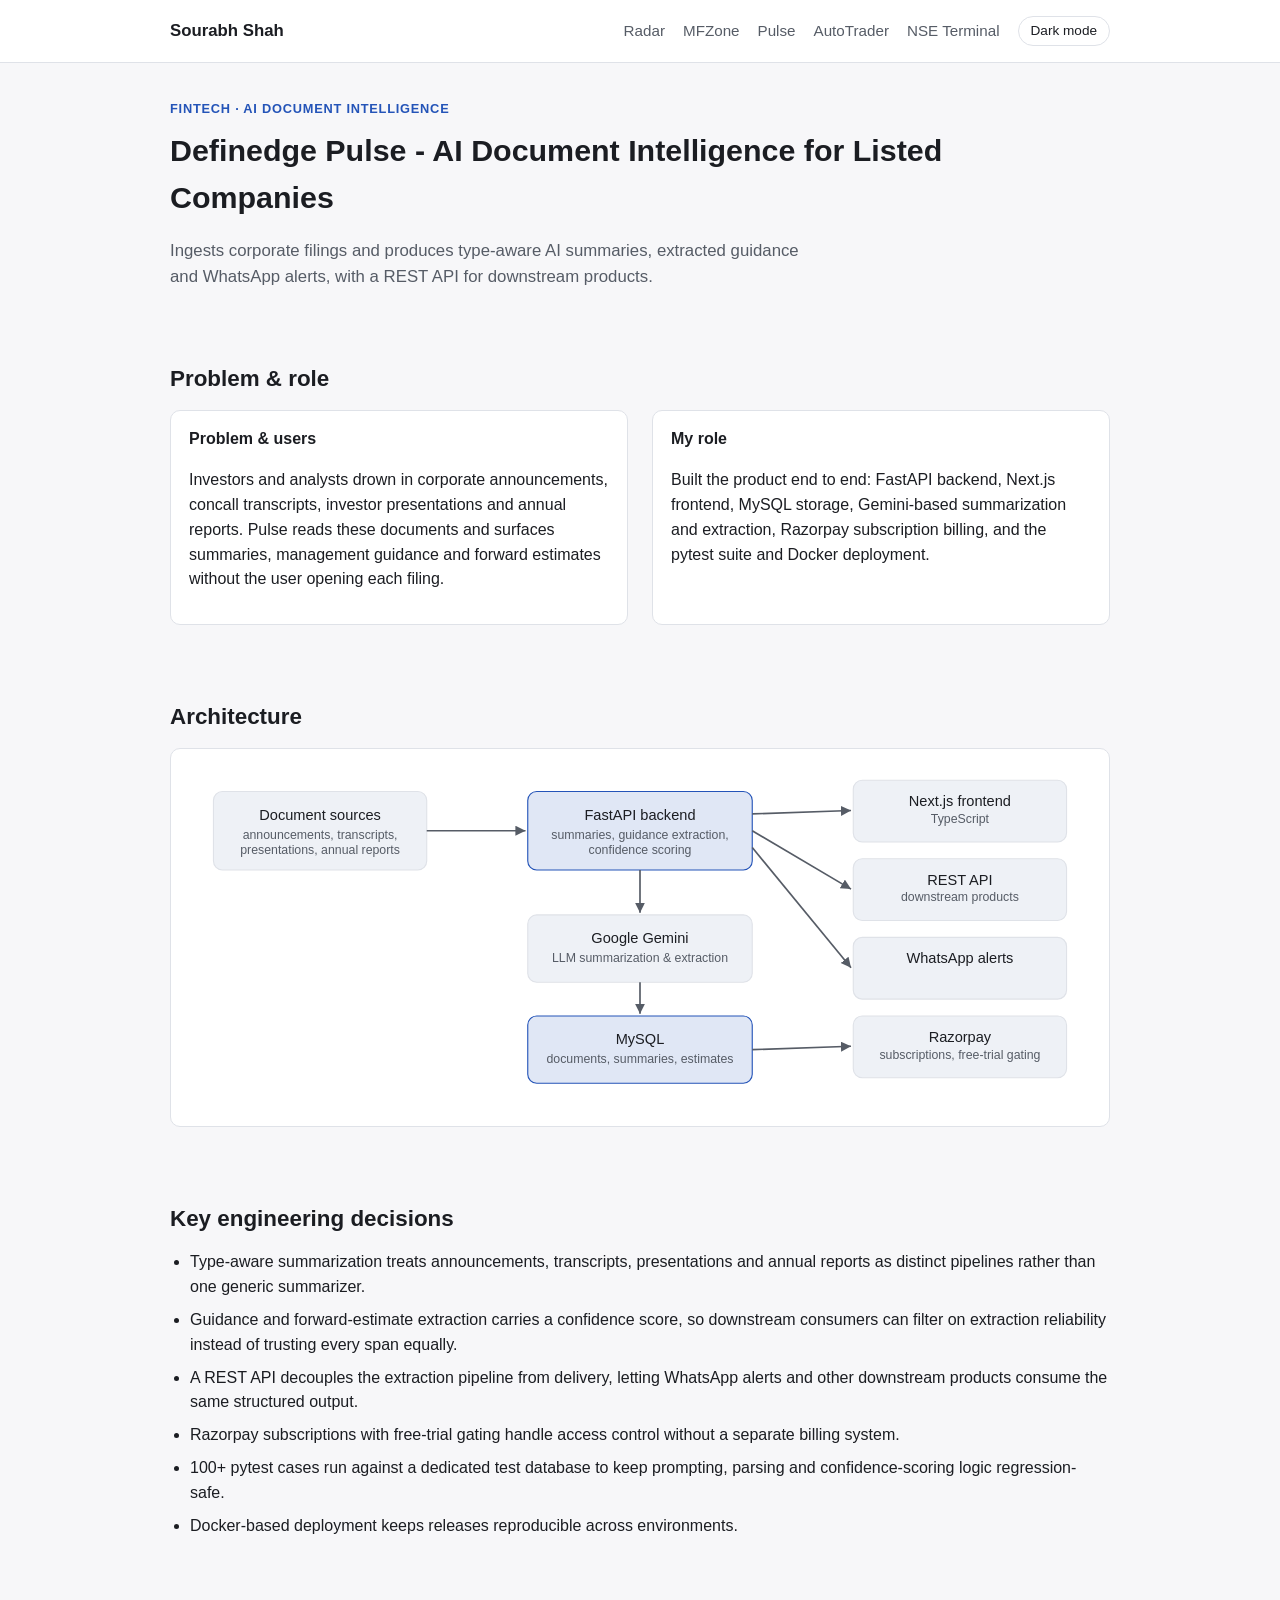
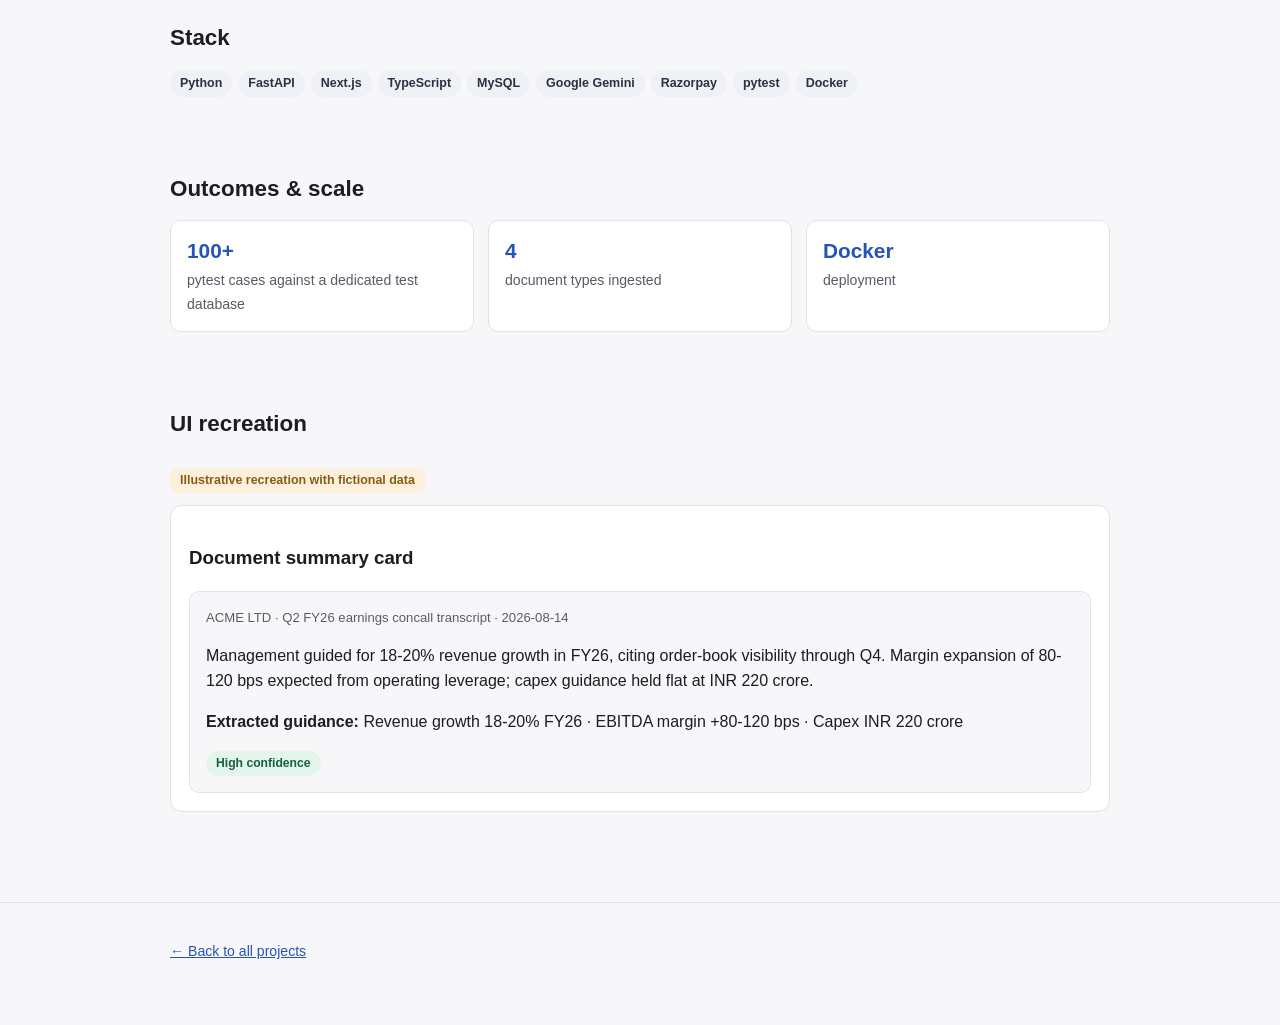
<file: projects/pulse.html>
<!doctype html>
<html lang="en">
<head>
<meta charset="utf-8">
<meta name="viewport" content="width=device-width, initial-scale=1">
<title>Definedge Pulse - AI Document Intelligence | Sourabh Shah</title>
<meta name="description" content="Case study: Definedge Pulse, an AI document intelligence product for listed-company filings.">
<script>try{var t=localStorage.getItem("theme");if(t)document.documentElement.setAttribute("data-theme",t);}catch(e){}</script>
<link rel="stylesheet" href="../style.css">
</head>
<body>
<header class="site-header">
  <div class="wrap">
    <a class="brand" href="../index.html">Sourabh Shah</a>
    <nav class="site-nav" aria-label="Primary">
      <a href="radar.html">Radar</a>
      <a href="mfzone.html">MFZone</a>
      <a href="pulse.html">Pulse</a>
      <a href="autotrader.html">AutoTrader</a>
      <a href="nse-terminal.html">NSE Terminal</a>
      <button class="theme-toggle" type="button">Dark mode</button>
    </nav>
  </div>
</header>

<main>
  <div class="wrap">
    <section class="case-header">
      <p class="kicker">Fintech &middot; AI document intelligence</p>
      <h1>Definedge Pulse - AI Document Intelligence for Listed Companies</h1>
      <p class="summary-line">Ingests corporate filings and produces type-aware AI summaries, extracted guidance and WhatsApp alerts, with a REST API for downstream products.</p>
    </section>

    <section aria-labelledby="context-heading">
      <h2 id="context-heading">Problem &amp; role</h2>
      <div class="two-col">
        <div class="info-box">
          <h3>Problem &amp; users</h3>
          <p>Investors and analysts drown in corporate announcements, concall transcripts, investor presentations and annual reports. Pulse reads these documents and surfaces summaries, management guidance and forward estimates without the user opening each filing.</p>
        </div>
        <div class="info-box">
          <h3>My role</h3>
          <p>Built the product end to end: FastAPI backend, Next.js frontend, MySQL storage, Gemini-based summarization and extraction, Razorpay subscription billing, and the pytest suite and Docker deployment.</p>
        </div>
      </div>
    </section>

    <section aria-labelledby="arch-heading">
      <h2 id="arch-heading">Architecture</h2>
      <div class="diagram-wrap">
        <svg viewBox="0 0 800 300" role="img" aria-label="Architecture diagram: announcements, concall transcripts, investor presentations and annual reports feed a FastAPI backend, which calls Google Gemini for summarization and extraction, stores results in MySQL, and serves a Next.js frontend, a REST API for downstream products, and WhatsApp alerts. Razorpay handles subscription billing.">
          <defs>
            <marker id="arrowhead" markerWidth="8" markerHeight="8" refX="6" refY="3" orient="auto">
              <path d="M0,0 L6,3 L0,6 Z" fill="currentColor" style="color:var(--text-muted)"></path>
            </marker>
          </defs>

          <rect class="diagram-box" x="20" y="20" width="190" height="70" rx="8"></rect>
          <text class="diagram-label" x="115" y="45" text-anchor="middle">Document sources</text>
          <text class="diagram-sublabel" x="115" y="62" text-anchor="middle">announcements, transcripts,</text>
          <text class="diagram-sublabel" x="115" y="76" text-anchor="middle">presentations, annual reports</text>

          <rect class="diagram-box accent" x="300" y="20" width="200" height="70" rx="8"></rect>
          <text class="diagram-label" x="400" y="45" text-anchor="middle">FastAPI backend</text>
          <text class="diagram-sublabel" x="400" y="62" text-anchor="middle">summaries, guidance extraction,</text>
          <text class="diagram-sublabel" x="400" y="76" text-anchor="middle">confidence scoring</text>

          <rect class="diagram-box" x="300" y="130" width="200" height="60" rx="8"></rect>
          <text class="diagram-label" x="400" y="155" text-anchor="middle">Google Gemini</text>
          <text class="diagram-sublabel" x="400" y="172" text-anchor="middle">LLM summarization &amp; extraction</text>

          <rect class="diagram-box accent" x="300" y="220" width="200" height="60" rx="8"></rect>
          <text class="diagram-label" x="400" y="245" text-anchor="middle">MySQL</text>
          <text class="diagram-sublabel" x="400" y="262" text-anchor="middle">documents, summaries, estimates</text>

          <rect class="diagram-box" x="590" y="10" width="190" height="55" rx="8"></rect>
          <text class="diagram-label" x="685" y="33" text-anchor="middle">Next.js frontend</text>
          <text class="diagram-sublabel" x="685" y="48" text-anchor="middle">TypeScript</text>

          <rect class="diagram-box" x="590" y="80" width="190" height="55" rx="8"></rect>
          <text class="diagram-label" x="685" y="103" text-anchor="middle">REST API</text>
          <text class="diagram-sublabel" x="685" y="118" text-anchor="middle">downstream products</text>

          <rect class="diagram-box" x="590" y="150" width="190" height="55" rx="8"></rect>
          <text class="diagram-label" x="685" y="173" text-anchor="middle">WhatsApp alerts</text>

          <rect class="diagram-box" x="590" y="220" width="190" height="55" rx="8"></rect>
          <text class="diagram-label" x="685" y="243" text-anchor="middle">Razorpay</text>
          <text class="diagram-sublabel" x="685" y="258" text-anchor="middle">subscriptions, free-trial gating</text>

          <path class="diagram-arrow" d="M210,55 L298,55"></path>
          <path class="diagram-arrow" d="M400,90 L400,128"></path>
          <path class="diagram-arrow" d="M400,190 L400,218"></path>
          <path class="diagram-arrow" d="M500,40 L588,37"></path>
          <path class="diagram-arrow" d="M500,55 L588,107"></path>
          <path class="diagram-arrow" d="M500,70 L588,177"></path>
          <path class="diagram-arrow" d="M500,250 L588,247"></path>
        </svg>
      </div>
    </section>

    <section aria-labelledby="decisions-heading">
      <h2 id="decisions-heading">Key engineering decisions</h2>
      <ul class="bullet-list">
        <li>Type-aware summarization treats announcements, transcripts, presentations and annual reports as distinct pipelines rather than one generic summarizer.</li>
        <li>Guidance and forward-estimate extraction carries a confidence score, so downstream consumers can filter on extraction reliability instead of trusting every span equally.</li>
        <li>A REST API decouples the extraction pipeline from delivery, letting WhatsApp alerts and other downstream products consume the same structured output.</li>
        <li>Razorpay subscriptions with free-trial gating handle access control without a separate billing system.</li>
        <li>100+ pytest cases run against a dedicated test database to keep prompting, parsing and confidence-scoring logic regression-safe.</li>
        <li>Docker-based deployment keeps releases reproducible across environments.</li>
      </ul>
    </section>

    <section aria-labelledby="stack-heading">
      <h2 id="stack-heading">Stack</h2>
      <div class="chips">
        <span class="chip">Python</span>
        <span class="chip">FastAPI</span>
        <span class="chip">Next.js</span>
        <span class="chip">TypeScript</span>
        <span class="chip">MySQL</span>
        <span class="chip">Google Gemini</span>
        <span class="chip">Razorpay</span>
        <span class="chip">pytest</span>
        <span class="chip">Docker</span>
      </div>
    </section>

    <section aria-labelledby="outcomes-heading">
      <h2 id="outcomes-heading">Outcomes &amp; scale</h2>
      <div class="outcomes-grid">
        <div class="outcome-card">
          <span class="stat">100+</span>
          <span class="stat-label">pytest cases against a dedicated test database</span>
        </div>
        <div class="outcome-card">
          <span class="stat">4</span>
          <span class="stat-label">document types ingested</span>
        </div>
        <div class="outcome-card">
          <span class="stat">Docker</span>
          <span class="stat-label">deployment</span>
        </div>
      </div>
    </section>

    <section aria-labelledby="ui-heading">
      <h2 id="ui-heading">UI recreation</h2>
      <p class="mockup-label">Illustrative recreation with fictional data</p>

      <div class="mockup">
        <h3>Document summary card</h3>
        <div class="doc-card">
          <div class="doc-meta">ACME LTD &middot; Q2 FY26 earnings concall transcript &middot; 2026-08-14</div>
          <p>Management guided for 18-20% revenue growth in FY26, citing order-book visibility through Q4. Margin expansion of 80-120 bps expected from operating leverage; capex guidance held flat at INR 220 crore.</p>
          <p><strong>Extracted guidance:</strong> Revenue growth 18-20% FY26 &middot; EBITDA margin +80-120 bps &middot; Capex INR 220 crore</p>
          <span class="confidence"><span class="badge badge-good">High confidence</span></span>
        </div>
      </div>
    </section>
  </div>
</main>

<footer class="site-footer">
  <div class="wrap">
    <p><a href="../index.html">&larr; Back to all projects</a></p>
  </div>
</footer>

<script src="../theme.js" defer></script>
</body>
</html>
</file>
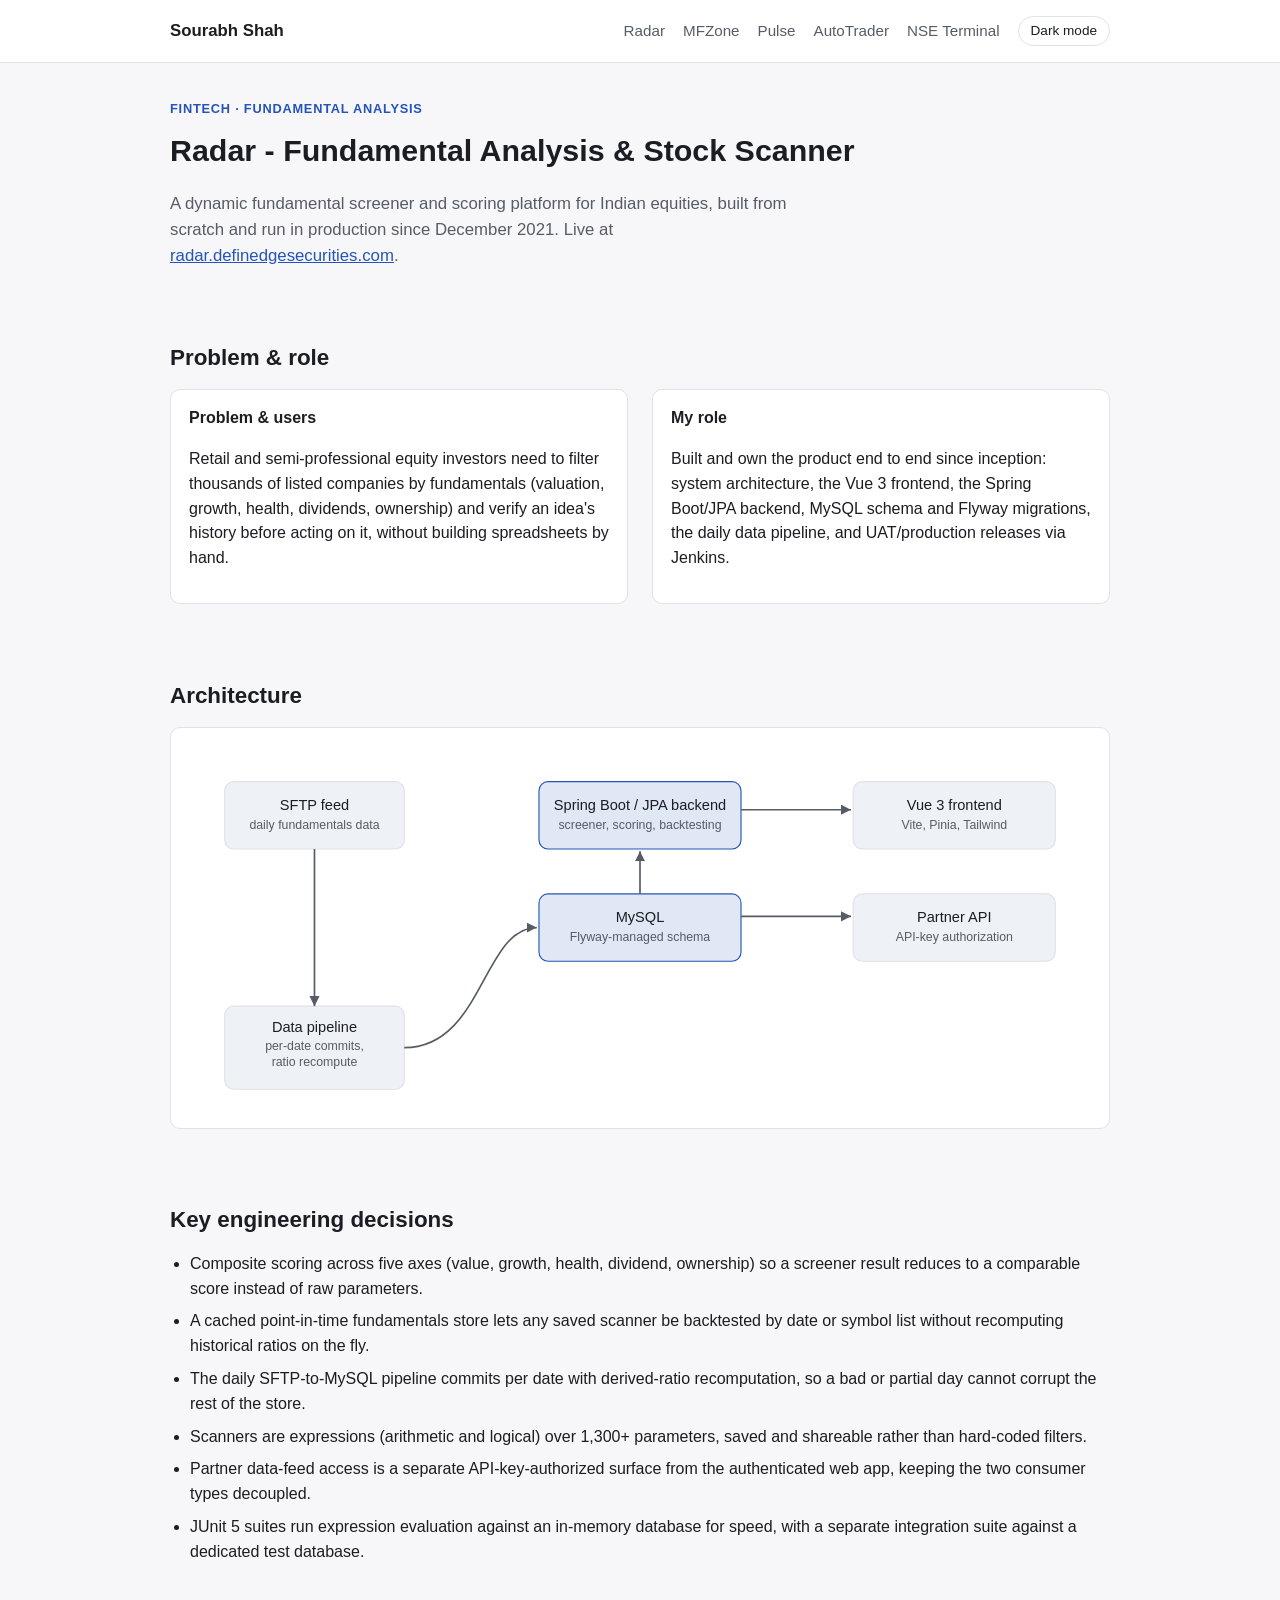
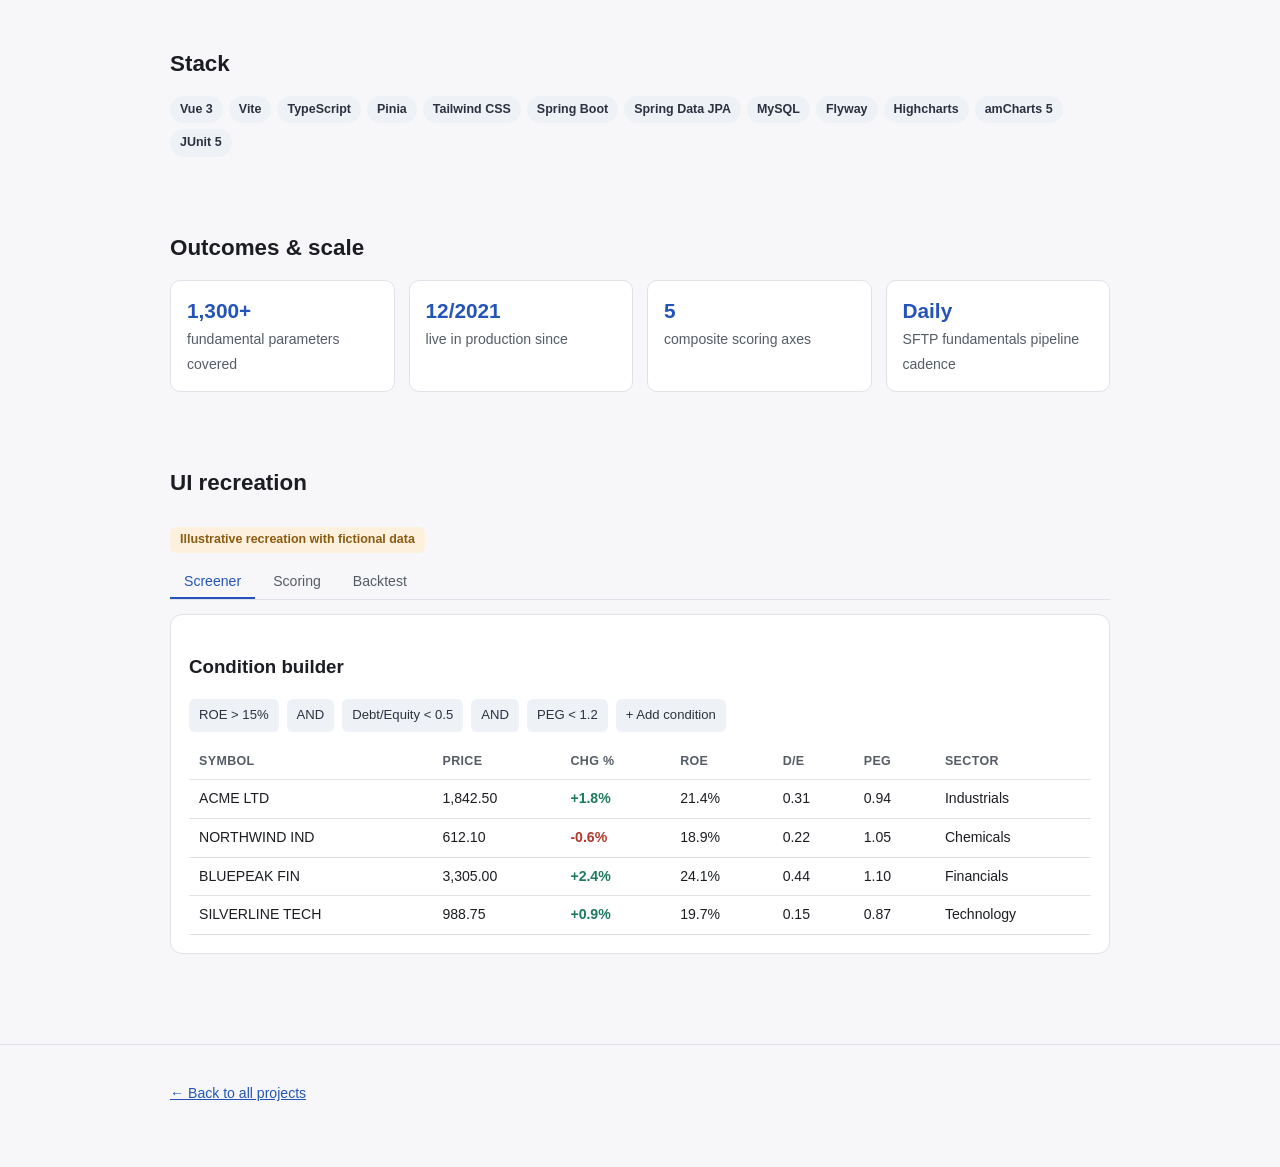
<file: projects/radar.html>
<!doctype html>
<html lang="en">
<head>
<meta charset="utf-8">
<meta name="viewport" content="width=device-width, initial-scale=1">
<title>Radar - Fundamental Screener | Sourabh Shah</title>
<meta name="description" content="Case study: Radar, a fundamental analysis and stock screening platform for Indian equities.">
<script>try{var t=localStorage.getItem("theme");if(t)document.documentElement.setAttribute("data-theme",t);}catch(e){}</script>
<link rel="stylesheet" href="../style.css">
</head>
<body>
<header class="site-header">
  <div class="wrap">
    <a class="brand" href="../index.html">Sourabh Shah</a>
    <nav class="site-nav" aria-label="Primary">
      <a href="radar.html">Radar</a>
      <a href="mfzone.html">MFZone</a>
      <a href="pulse.html">Pulse</a>
      <a href="autotrader.html">AutoTrader</a>
      <a href="nse-terminal.html">NSE Terminal</a>
      <button class="theme-toggle" type="button">Dark mode</button>
    </nav>
  </div>
</header>

<main>
  <div class="wrap">
    <section class="case-header">
      <p class="kicker">Fintech &middot; Fundamental analysis</p>
      <h1>Radar - Fundamental Analysis &amp; Stock Scanner</h1>
      <p class="summary-line">A dynamic fundamental screener and scoring platform for Indian equities, built from scratch and run in production since December 2021. Live at <a href="https://radar.definedgesecurities.com" rel="noopener">radar.definedgesecurities.com</a>.</p>
    </section>

    <section aria-labelledby="context-heading">
      <h2 id="context-heading">Problem &amp; role</h2>
      <div class="two-col">
        <div class="info-box">
          <h3>Problem &amp; users</h3>
          <p>Retail and semi-professional equity investors need to filter thousands of listed companies by fundamentals (valuation, growth, health, dividends, ownership) and verify an idea's history before acting on it, without building spreadsheets by hand.</p>
        </div>
        <div class="info-box">
          <h3>My role</h3>
          <p>Built and own the product end to end since inception: system architecture, the Vue 3 frontend, the Spring Boot/JPA backend, MySQL schema and Flyway migrations, the daily data pipeline, and UAT/production releases via Jenkins.</p>
        </div>
      </div>
    </section>

    <section aria-labelledby="arch-heading">
      <h2 id="arch-heading">Architecture</h2>
      <div class="diagram-wrap">
        <svg viewBox="0 0 800 320" role="img" aria-label="Architecture diagram: an SFTP fundamentals feed lands in a MySQL database via a daily pipeline; a Spring Boot and JPA backend reads and writes that database and serves both the Vue 3 frontend and an external partner API over API-key authorization.">
          <defs>
            <marker id="arrowhead" markerWidth="8" markerHeight="8" refX="6" refY="3" orient="auto">
              <path d="M0,0 L6,3 L0,6 Z" fill="currentColor" style="color:var(--text-muted)"></path>
            </marker>
          </defs>

          <rect class="diagram-box" x="30" y="30" width="160" height="60" rx="8"></rect>
          <text class="diagram-label" x="110" y="55" text-anchor="middle">SFTP feed</text>
          <text class="diagram-sublabel" x="110" y="72" text-anchor="middle">daily fundamentals data</text>

          <rect class="diagram-box" x="30" y="230" width="160" height="74" rx="8"></rect>
          <text class="diagram-label" x="110" y="253" text-anchor="middle">Data pipeline</text>
          <text class="diagram-sublabel" x="110" y="269" text-anchor="middle">per-date commits,</text>
          <text class="diagram-sublabel" x="110" y="283" text-anchor="middle">ratio recompute</text>

          <rect class="diagram-box accent" x="310" y="130" width="180" height="60" rx="8"></rect>
          <text class="diagram-label" x="400" y="155" text-anchor="middle">MySQL</text>
          <text class="diagram-sublabel" x="400" y="172" text-anchor="middle">Flyway-managed schema</text>

          <rect class="diagram-box accent" x="310" y="30" width="180" height="60" rx="8"></rect>
          <text class="diagram-label" x="400" y="55" text-anchor="middle">Spring Boot / JPA backend</text>
          <text class="diagram-sublabel" x="400" y="72" text-anchor="middle">screener, scoring, backtesting</text>

          <rect class="diagram-box" x="590" y="30" width="180" height="60" rx="8"></rect>
          <text class="diagram-label" x="680" y="55" text-anchor="middle">Vue 3 frontend</text>
          <text class="diagram-sublabel" x="680" y="72" text-anchor="middle">Vite, Pinia, Tailwind</text>

          <rect class="diagram-box" x="590" y="130" width="180" height="60" rx="8"></rect>
          <text class="diagram-label" x="680" y="155" text-anchor="middle">Partner API</text>
          <text class="diagram-sublabel" x="680" y="172" text-anchor="middle">API-key authorization</text>

          <path class="diagram-arrow" d="M110,90 L110,230"></path>
          <path class="diagram-arrow" d="M190,267 C260,267 260,160 308,160"></path>
          <path class="diagram-arrow" d="M400,130 L400,92"></path>
          <path class="diagram-arrow" d="M490,55 L588,55"></path>
          <path class="diagram-arrow" d="M490,150 C540,150 540,150 588,150"></path>
        </svg>
      </div>
    </section>

    <section aria-labelledby="decisions-heading">
      <h2 id="decisions-heading">Key engineering decisions</h2>
      <ul class="bullet-list">
        <li>Composite scoring across five axes (value, growth, health, dividend, ownership) so a screener result reduces to a comparable score instead of raw parameters.</li>
        <li>A cached point-in-time fundamentals store lets any saved scanner be backtested by date or symbol list without recomputing historical ratios on the fly.</li>
        <li>The daily SFTP-to-MySQL pipeline commits per date with derived-ratio recomputation, so a bad or partial day cannot corrupt the rest of the store.</li>
        <li>Scanners are expressions (arithmetic and logical) over 1,300+ parameters, saved and shareable rather than hard-coded filters.</li>
        <li>Partner data-feed access is a separate API-key-authorized surface from the authenticated web app, keeping the two consumer types decoupled.</li>
        <li>JUnit 5 suites run expression evaluation against an in-memory database for speed, with a separate integration suite against a dedicated test database.</li>
      </ul>
    </section>

    <section aria-labelledby="stack-heading">
      <h2 id="stack-heading">Stack</h2>
      <div class="chips">
        <span class="chip">Vue 3</span>
        <span class="chip">Vite</span>
        <span class="chip">TypeScript</span>
        <span class="chip">Pinia</span>
        <span class="chip">Tailwind CSS</span>
        <span class="chip">Spring Boot</span>
        <span class="chip">Spring Data JPA</span>
        <span class="chip">MySQL</span>
        <span class="chip">Flyway</span>
        <span class="chip">Highcharts</span>
        <span class="chip">amCharts 5</span>
        <span class="chip">JUnit 5</span>
      </div>
    </section>

    <section aria-labelledby="outcomes-heading">
      <h2 id="outcomes-heading">Outcomes &amp; scale</h2>
      <div class="outcomes-grid">
        <div class="outcome-card">
          <span class="stat">1,300+</span>
          <span class="stat-label">fundamental parameters covered</span>
        </div>
        <div class="outcome-card">
          <span class="stat">12/2021</span>
          <span class="stat-label">live in production since</span>
        </div>
        <div class="outcome-card">
          <span class="stat">5</span>
          <span class="stat-label">composite scoring axes</span>
        </div>
        <div class="outcome-card">
          <span class="stat">Daily</span>
          <span class="stat-label">SFTP fundamentals pipeline cadence</span>
        </div>
      </div>
    </section>

    <section aria-labelledby="ui-heading">
      <h2 id="ui-heading">UI recreation</h2>
      <p class="mockup-label">Illustrative recreation with fictional data</p>

      <div data-tabs>
        <div class="tabs">
          <button class="tab-btn active" type="button" data-tab-target="screener">Screener</button>
          <button class="tab-btn" type="button" data-tab-target="scoring">Scoring</button>
          <button class="tab-btn" type="button" data-tab-target="backtest">Backtest</button>
        </div>

        <div class="tab-panel active" data-tab="screener">
          <div class="mockup">
            <h3>Condition builder</h3>
            <div class="mockup-toolbar">
              <span class="pill">ROE &gt; 15%</span>
              <span class="pill">AND</span>
              <span class="pill">Debt/Equity &lt; 0.5</span>
              <span class="pill">AND</span>
              <span class="pill">PEG &lt; 1.2</span>
              <span class="pill">+ Add condition</span>
            </div>
            <table class="mock-table">
              <thead>
                <tr><th>Symbol</th><th>Price</th><th>Chg %</th><th>ROE</th><th>D/E</th><th>PEG</th><th>Sector</th></tr>
              </thead>
              <tbody>
                <tr><td>ACME LTD</td><td>1,842.50</td><td class="num-up">+1.8%</td><td>21.4%</td><td>0.31</td><td>0.94</td><td>Industrials</td></tr>
                <tr><td>NORTHWIND IND</td><td>612.10</td><td class="num-down">-0.6%</td><td>18.9%</td><td>0.22</td><td>1.05</td><td>Chemicals</td></tr>
                <tr><td>BLUEPEAK FIN</td><td>3,305.00</td><td class="num-up">+2.4%</td><td>24.1%</td><td>0.44</td><td>1.10</td><td>Financials</td></tr>
                <tr><td>SILVERLINE TECH</td><td>988.75</td><td class="num-up">+0.9%</td><td>19.7%</td><td>0.15</td><td>0.87</td><td>Technology</td></tr>
              </tbody>
            </table>
          </div>
        </div>

        <div class="tab-panel" data-tab="scoring">
          <div class="mockup">
            <h3>ACME LTD - composite score</h3>
            <div class="axis-bars">
              <div class="axis-row"><span>Value</span><span class="axis-track"><span class="axis-fill" style="width:72%"></span></span><span>72</span></div>
              <div class="axis-row"><span>Growth</span><span class="axis-track"><span class="axis-fill" style="width:85%"></span></span><span>85</span></div>
              <div class="axis-row"><span>Health</span><span class="axis-track"><span class="axis-fill" style="width:64%"></span></span><span>64</span></div>
              <div class="axis-row"><span>Dividend</span><span class="axis-track"><span class="axis-fill" style="width:40%"></span></span><span>40</span></div>
              <div class="axis-row"><span>Ownership</span><span class="axis-track"><span class="axis-fill" style="width:58%"></span></span><span>58</span></div>
            </div>
          </div>
        </div>

        <div class="tab-panel" data-tab="backtest">
          <div class="mockup">
            <h3>Backtest: "High ROE, low leverage" scanner, 2021-01-01 to 2025-12-31</h3>
            <div class="backtest-strip">
              <div class="stat-tile"><span class="v num-up">+184%</span><span class="l">Cumulative return</span></div>
              <div class="stat-tile"><span class="v">41</span><span class="l">Avg. matches per run</span></div>
              <div class="stat-tile"><span class="v">62%</span><span class="l">Hit rate (1Y fwd)</span></div>
              <div class="stat-tile"><span class="v num-down">-28%</span><span class="l">Max drawdown</span></div>
            </div>
          </div>
        </div>
      </div>
    </section>
  </div>
</main>

<footer class="site-footer">
  <div class="wrap">
    <p><a href="../index.html">&larr; Back to all projects</a></p>
  </div>
</footer>

<script src="../theme.js" defer></script>
</body>
</html>
</file>
<file: style.css>
/* Sourabh Shah - portfolio stylesheet. One shared file, no build step. */

:root {
  --bg: #f7f7f9;
  --bg-alt: #ffffff;
  --text: #1b1d22;
  --text-muted: #565c66;
  --border: #dfe2e8;
  --accent: #2454b8;
  --accent-2: #1d7a5f;
  --card-bg: #ffffff;
  --chip-bg: #eef1f6;
  --chip-text: #2c3140;
  --code-bg: #eef0f4;
  --shadow: 0 1px 2px rgba(20, 24, 33, 0.06), 0 4px 12px rgba(20, 24, 33, 0.05);
  --badge-good-bg: #e3f5ec;
  --badge-good-text: #14603f;
  --badge-warn-bg: #fdf1de;
  --badge-warn-text: #8a5a10;
  --badge-bad-bg: #fbe7e7;
  --badge-bad-text: #8a2323;
  --up: #1d7a5f;
  --down: #b3372c;
}

@media (prefers-color-scheme: dark) {
  :root:not([data-theme="light"]) {
    --bg: #14161b;
    --bg-alt: #1b1e25;
    --text: #eceef2;
    --text-muted: #a2a8b5;
    --border: #2c313c;
    --accent: #6c9bff;
    --accent-2: #57c79a;
    --card-bg: #1b1e25;
    --chip-bg: #262b35;
    --chip-text: #d3d8e2;
    --code-bg: #20242c;
    --shadow: 0 1px 2px rgba(0, 0, 0, 0.3), 0 4px 16px rgba(0, 0, 0, 0.35);
    --badge-good-bg: #143529;
    --badge-good-text: #6fdcae;
    --badge-warn-bg: #3a2c10;
    --badge-warn-text: #f0c069;
    --badge-bad-bg: #3a1414;
    --badge-bad-text: #f29a9a;
    --up: #57c79a;
    --down: #ef7a6d;
  }
}

:root[data-theme="dark"] {
  --bg: #14161b;
  --bg-alt: #1b1e25;
  --text: #eceef2;
  --text-muted: #a2a8b5;
  --border: #2c313c;
  --accent: #6c9bff;
  --accent-2: #57c79a;
  --card-bg: #1b1e25;
  --chip-bg: #262b35;
  --chip-text: #d3d8e2;
  --code-bg: #20242c;
  --shadow: 0 1px 2px rgba(0, 0, 0, 0.3), 0 4px 16px rgba(0, 0, 0, 0.35);
  --badge-good-bg: #143529;
  --badge-good-text: #6fdcae;
  --badge-warn-bg: #3a2c10;
  --badge-warn-text: #f0c069;
  --badge-bad-bg: #3a1414;
  --badge-bad-text: #f29a9a;
  --up: #57c79a;
  --down: #ef7a6d;
}

* {
  box-sizing: border-box;
}

html {
  color-scheme: light dark;
}

body {
  margin: 0;
  background: var(--bg);
  color: var(--text);
  font-family: -apple-system, BlinkMacSystemFont, "Segoe UI", Roboto, Helvetica, Arial, sans-serif;
  line-height: 1.55;
  font-size: 16px;
}

a {
  color: var(--accent);
}

.wrap {
  max-width: 980px;
  margin: 0 auto;
  padding: 0 20px;
}

/* Header / nav */

.site-header {
  border-bottom: 1px solid var(--border);
  background: var(--bg-alt);
}

.site-header .wrap {
  display: flex;
  align-items: center;
  justify-content: space-between;
  gap: 16px;
  padding-top: 16px;
  padding-bottom: 16px;
}

.brand {
  font-weight: 700;
  font-size: 1.05rem;
  color: var(--text);
  text-decoration: none;
}

.site-nav {
  display: flex;
  align-items: center;
  gap: 18px;
  flex-wrap: wrap;
}

.site-nav a {
  color: var(--text-muted);
  text-decoration: none;
  font-size: 0.95rem;
}

.site-nav a:hover {
  color: var(--accent);
}

.theme-toggle {
  border: 1px solid var(--border);
  background: var(--bg-alt);
  color: var(--text);
  border-radius: 999px;
  padding: 6px 12px;
  font-size: 0.85rem;
  cursor: pointer;
  line-height: 1.2;
}

.theme-toggle:hover {
  border-color: var(--accent);
}

/* Hero / intro */

.hero {
  padding: 48px 0 32px;
}

.hero h1 {
  margin: 0 0 6px;
  font-size: 2rem;
}

.hero .role {
  color: var(--accent);
  font-weight: 600;
  font-size: 1.1rem;
  margin: 0 0 10px;
}

.hero .meta {
  color: var(--text-muted);
  margin: 0 0 18px;
}

.hero .stack-line {
  color: var(--text-muted);
  max-width: 65ch;
}

/* Sections */

section {
  padding: 28px 0;
}

section h2 {
  font-size: 1.4rem;
  margin-bottom: 14px;
}

/* Project grid on index */

.project-grid {
  display: grid;
  grid-template-columns: repeat(auto-fit, minmax(260px, 1fr));
  gap: 16px;
}

.project-card {
  background: var(--card-bg);
  border: 1px solid var(--border);
  border-radius: 12px;
  padding: 18px;
  box-shadow: var(--shadow);
  display: flex;
  flex-direction: column;
  gap: 8px;
  text-decoration: none;
  color: inherit;
}

.project-card:hover {
  border-color: var(--accent);
}

.project-card h3 {
  margin: 0;
  font-size: 1.1rem;
}

.project-card p {
  margin: 0;
  color: var(--text-muted);
  font-size: 0.92rem;
}

.project-card .chips {
  margin-top: auto;
  padding-top: 8px;
}

/* Chips */

.chips {
  display: flex;
  flex-wrap: wrap;
  gap: 6px;
}

.chip {
  background: var(--chip-bg);
  color: var(--chip-text);
  border-radius: 999px;
  padding: 4px 10px;
  font-size: 0.78rem;
  font-weight: 600;
  white-space: nowrap;
}

/* Skills block */

.skills-block {
  display: grid;
  grid-template-columns: repeat(auto-fit, minmax(220px, 1fr));
  gap: 18px;
}

.skills-block h3 {
  font-size: 0.9rem;
  text-transform: uppercase;
  letter-spacing: 0.04em;
  color: var(--text-muted);
  margin: 0 0 8px;
}

/* Contact */

.contact-list {
  list-style: none;
  padding: 0;
  margin: 0;
  display: flex;
  flex-wrap: wrap;
  gap: 18px;
}

.contact-list a {
  text-decoration: none;
}

/* Footer */

.site-footer {
  border-top: 1px solid var(--border);
  margin-top: 40px;
  padding: 24px 0 48px;
  color: var(--text-muted);
  font-size: 0.88rem;
}

/* Case study pages */

.case-header {
  padding: 36px 0 8px;
}

.case-header .kicker {
  color: var(--accent);
  font-weight: 600;
  text-transform: uppercase;
  font-size: 0.8rem;
  letter-spacing: 0.06em;
  margin: 0 0 8px;
}

.case-header h1 {
  margin: 0 0 10px;
  font-size: 1.9rem;
}

.summary-line {
  font-size: 1.05rem;
  color: var(--text-muted);
  max-width: 70ch;
}

.two-col {
  display: grid;
  grid-template-columns: 1fr 1fr;
  gap: 24px;
}

@media (max-width: 720px) {
  .two-col {
    grid-template-columns: 1fr;
  }
}

.info-box {
  background: var(--card-bg);
  border: 1px solid var(--border);
  border-radius: 10px;
  padding: 16px 18px;
}

.info-box h3 {
  margin-top: 0;
  font-size: 1rem;
}

ul.bullet-list {
  margin: 0;
  padding-left: 20px;
}

ul.bullet-list li {
  margin-bottom: 8px;
}

/* Architecture diagram */

.diagram-wrap {
  background: var(--card-bg);
  border: 1px solid var(--border);
  border-radius: 10px;
  padding: 20px;
  overflow-x: auto;
}

.diagram-wrap svg {
  width: 100%;
  height: auto;
  min-width: 560px;
  display: block;
}

.diagram-box {
  fill: var(--chip-bg);
  stroke: var(--border);
  stroke-width: 1;
}

.diagram-box.accent {
  fill: var(--accent);
  fill-opacity: 0.14;
  stroke: var(--accent);
}

.diagram-label {
  fill: var(--text);
  font-size: 13px;
  font-family: -apple-system, BlinkMacSystemFont, "Segoe UI", Roboto, Helvetica, Arial, sans-serif;
}

.diagram-sublabel {
  fill: var(--text-muted);
  font-size: 11px;
  font-family: -apple-system, BlinkMacSystemFont, "Segoe UI", Roboto, Helvetica, Arial, sans-serif;
}

.diagram-arrow {
  stroke: var(--text-muted);
  stroke-width: 1.5;
  fill: none;
  marker-end: url(#arrowhead);
}

/* Outcomes list */

.outcomes-grid {
  display: grid;
  grid-template-columns: repeat(auto-fit, minmax(200px, 1fr));
  gap: 14px;
}

.outcome-card {
  background: var(--card-bg);
  border: 1px solid var(--border);
  border-radius: 10px;
  padding: 14px 16px;
}

.outcome-card .stat {
  font-size: 1.3rem;
  font-weight: 700;
  color: var(--accent);
  display: block;
}

.outcome-card .stat-label {
  color: var(--text-muted);
  font-size: 0.88rem;
}

/* UI recreation mockups */

.mockup-label {
  display: inline-block;
  background: var(--badge-warn-bg);
  color: var(--badge-warn-text);
  border-radius: 6px;
  padding: 3px 10px;
  font-size: 0.78rem;
  font-weight: 600;
  margin-bottom: 12px;
}

.mockup {
  background: var(--card-bg);
  border: 1px solid var(--border);
  border-radius: 12px;
  padding: 18px;
  margin-bottom: 22px;
  overflow-x: auto;
}

.mockup h4 {
  margin-top: 0;
  font-size: 1rem;
}

.mockup-toolbar {
  display: flex;
  gap: 8px;
  flex-wrap: wrap;
  margin-bottom: 12px;
}

.mockup-toolbar .pill {
  background: var(--chip-bg);
  color: var(--chip-text);
  border-radius: 6px;
  padding: 6px 10px;
  font-size: 0.82rem;
}

table.mock-table {
  width: 100%;
  border-collapse: collapse;
  font-size: 0.88rem;
  min-width: 480px;
}

table.mock-table th,
table.mock-table td {
  text-align: left;
  padding: 8px 10px;
  border-bottom: 1px solid var(--border);
  white-space: nowrap;
}

table.mock-table th {
  color: var(--text-muted);
  font-weight: 600;
  font-size: 0.78rem;
  text-transform: uppercase;
  letter-spacing: 0.03em;
}

.num-up {
  color: var(--up);
  font-weight: 600;
}

.num-down {
  color: var(--down);
  font-weight: 600;
}

.badge {
  display: inline-block;
  border-radius: 999px;
  padding: 3px 10px;
  font-size: 0.76rem;
  font-weight: 700;
}

.badge-good {
  background: var(--badge-good-bg);
  color: var(--badge-good-text);
}

.badge-warn {
  background: var(--badge-warn-bg);
  color: var(--badge-warn-text);
}

.badge-bad {
  background: var(--badge-bad-bg);
  color: var(--badge-bad-text);
}

/* Axis / score bars */

.axis-bars {
  display: flex;
  flex-direction: column;
  gap: 10px;
}

.axis-row {
  display: grid;
  grid-template-columns: 90px 1fr 34px;
  align-items: center;
  gap: 10px;
  font-size: 0.85rem;
}

.axis-track {
  background: var(--chip-bg);
  border-radius: 999px;
  height: 10px;
  overflow: hidden;
}

.axis-fill {
  background: var(--accent-2);
  height: 100%;
  border-radius: 999px;
}

/* Backtest strip */

.backtest-strip {
  display: grid;
  grid-template-columns: repeat(auto-fit, minmax(140px, 1fr));
  gap: 12px;
}

.backtest-strip .stat-tile {
  background: var(--bg);
  border: 1px solid var(--border);
  border-radius: 8px;
  padding: 10px 12px;
}

.backtest-strip .stat-tile .v {
  font-weight: 700;
  font-size: 1.1rem;
  display: block;
}

.backtest-strip .stat-tile .l {
  color: var(--text-muted);
  font-size: 0.78rem;
}

/* Fund comparison cards */

.fund-cards {
  display: grid;
  grid-template-columns: repeat(auto-fit, minmax(220px, 1fr));
  gap: 14px;
  margin-bottom: 16px;
}

.fund-card {
  background: var(--bg);
  border: 1px solid var(--border);
  border-radius: 10px;
  padding: 14px;
}

.fund-card h5 {
  margin: 0 0 4px;
  font-size: 0.95rem;
}

.fund-card .ret {
  font-weight: 700;
  color: var(--up);
}

/* Forms in mockups */

.mock-form {
  display: grid;
  grid-template-columns: repeat(auto-fit, minmax(160px, 1fr));
  gap: 12px;
  max-width: 640px;
}

.mock-form label {
  display: block;
  font-size: 0.78rem;
  color: var(--text-muted);
  margin-bottom: 4px;
}

.mock-form input,
.mock-form select {
  width: 100%;
  padding: 8px 10px;
  border-radius: 6px;
  border: 1px solid var(--border);
  background: var(--bg-alt);
  color: var(--text);
  font-size: 0.9rem;
}

.mock-btn {
  display: inline-block;
  background: var(--accent);
  color: #fff;
  border: none;
  border-radius: 6px;
  padding: 9px 16px;
  font-size: 0.9rem;
  font-weight: 600;
  cursor: pointer;
}

/* Document summary card (Pulse) */

.doc-card {
  background: var(--bg);
  border: 1px solid var(--border);
  border-radius: 10px;
  padding: 16px;
}

.doc-card .doc-meta {
  color: var(--text-muted);
  font-size: 0.82rem;
  margin-bottom: 8px;
}

.confidence {
  display: inline-flex;
  align-items: center;
  gap: 6px;
  font-size: 0.8rem;
  font-weight: 600;
}

/* Tabs (used in mockups needing a JS tab switch) */

.tabs {
  display: flex;
  gap: 4px;
  border-bottom: 1px solid var(--border);
  margin-bottom: 14px;
}

.tab-btn {
  background: none;
  border: none;
  padding: 8px 14px;
  font-size: 0.88rem;
  color: var(--text-muted);
  cursor: pointer;
  border-bottom: 2px solid transparent;
}

.tab-btn.active {
  color: var(--accent);
  border-bottom-color: var(--accent);
}

.tab-panel {
  display: none;
}

.tab-panel.active {
  display: block;
}

/* Scanner / log rows */

.log-row {
  display: flex;
  justify-content: space-between;
  gap: 12px;
  padding: 8px 0;
  border-bottom: 1px solid var(--border);
  font-size: 0.85rem;
  flex-wrap: wrap;
}

.log-row:last-child {
  border-bottom: none;
}

/* Responsive */

@media (max-width: 480px) {
  .hero h1 {
    font-size: 1.6rem;
  }

  .site-nav {
    gap: 12px;
  }

  .axis-row {
    grid-template-columns: 70px 1fr 30px;
  }
}
</file>
